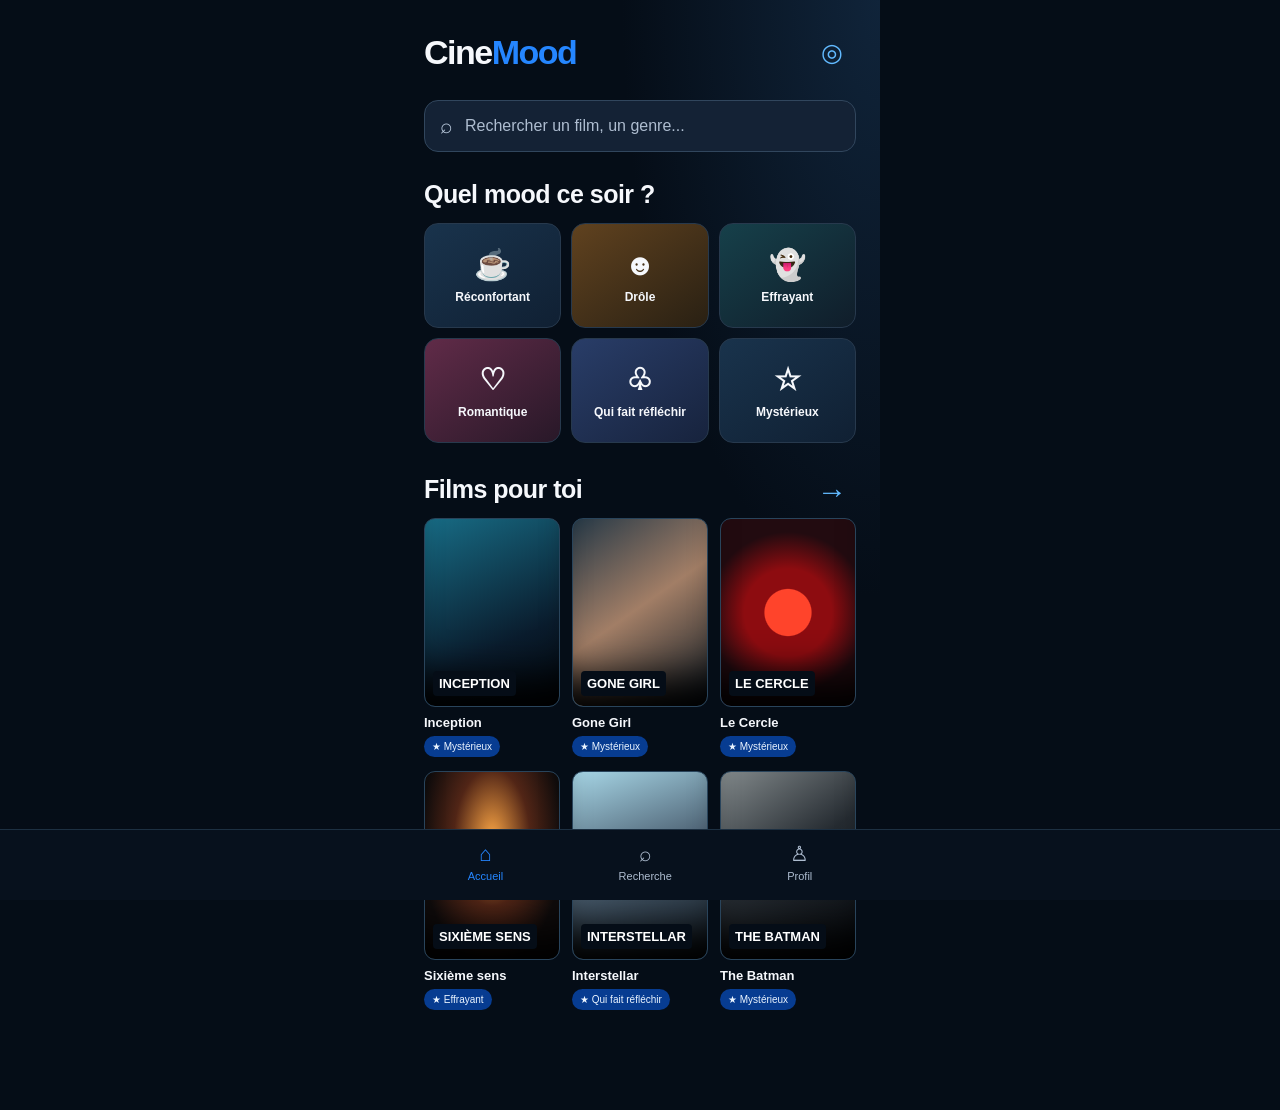
<file: Semaine 8/ecran1/index.html>
<!DOCTYPE html>
<html lang="fr">
<head>
  <meta charset="UTF-8">
  <meta name="viewport" content="width=device-width, initial-scale=1">
  <title>CineMood</title>
  <link rel="stylesheet" href="style.css">
</head>
<body>
  <main id="app"></main>
  <script src="script.js"></script>
</body>
</html>
</file>
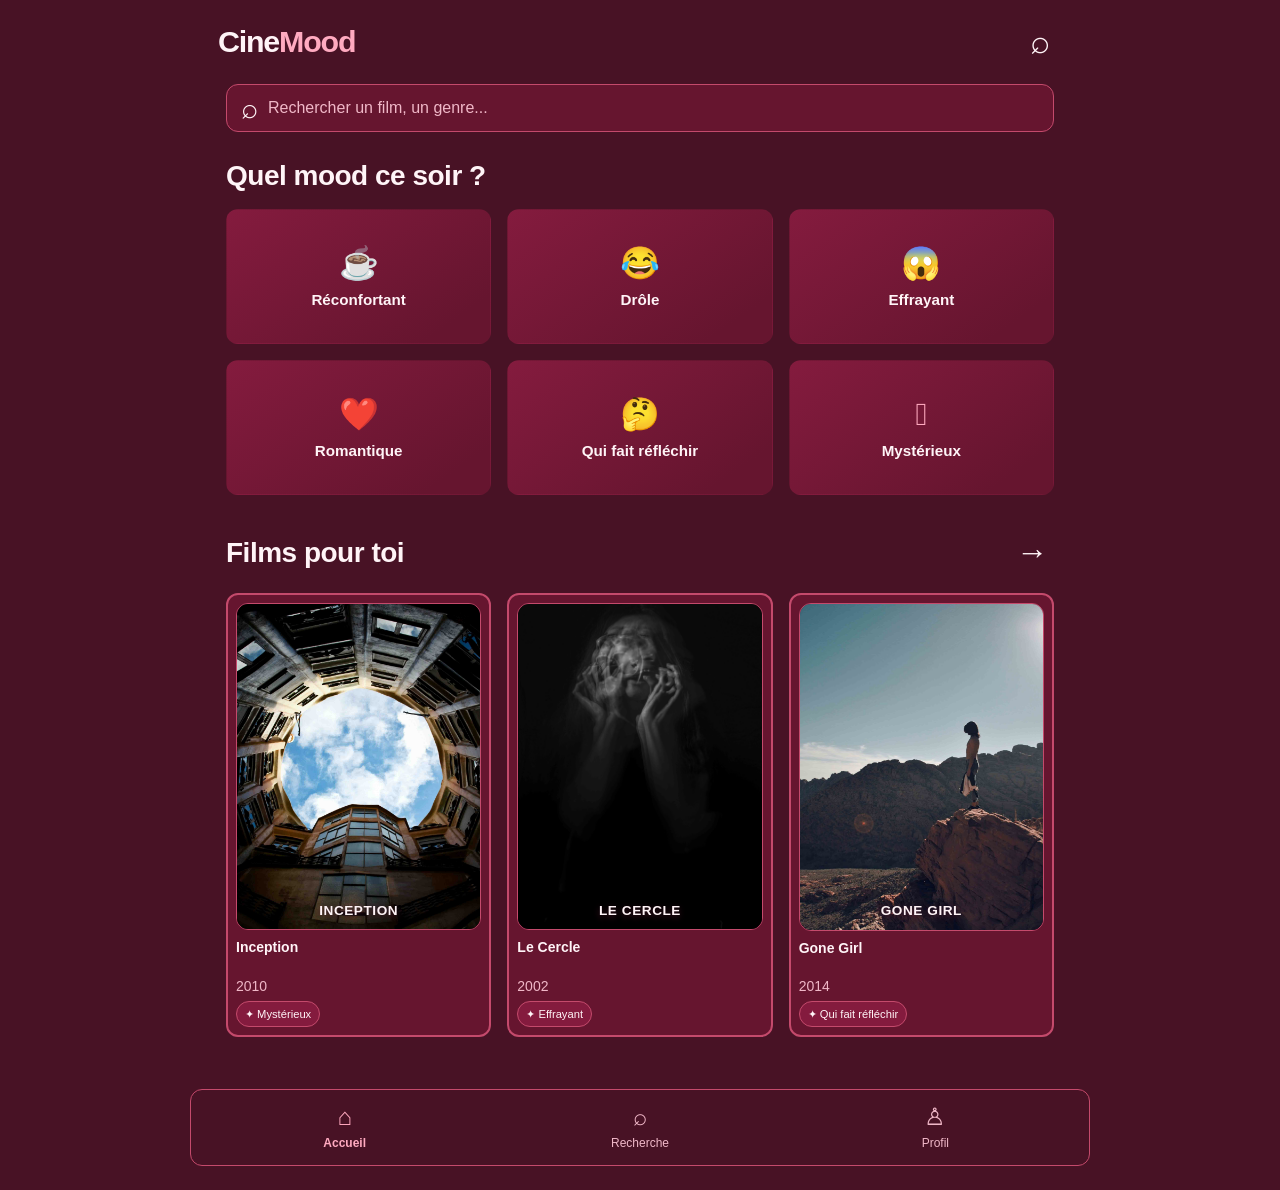
<file: Semaine 9/cinemood/index.html>
<!DOCTYPE html>
<html lang="fr">
<head>
  <meta charset="UTF-8">
  <meta name="viewport" content="width=device-width, initial-scale=1.0">
  <meta name="theme-color" content="#481225">
  <title>CineMood — Le cinéma selon ton humeur</title>
  <link rel="stylesheet" href="style.css">
</head>
<body>
  <header class="topbar">
    <button class="icon-button back-icon" id="back-button"
      type="button" aria-label="Retour" hidden>←</button>
    <a class="logo" href="#" id="logo">Cine<span>Mood</span></a>
    <button class="icon-button search-icon" id="search-button"
      type="button" aria-label="Aller à la recherche">⌕</button>
  </header>

  <main>
    <section id="home-screen" class="screen">
      <div class="search-box">
        <span aria-hidden="true">⌕</span>
        <input id="home-search" type="search"
          placeholder="Rechercher un film, un genre..."
          aria-label="Rechercher un film ou un genre">
      </div>

      <section class="mood-section" aria-labelledby="mood-heading">
        <h1 id="mood-heading">Quel mood ce soir ?</h1>
        <div class="mood-grid">
          <button class="mood-tile mood-comfort" data-mood="Réconfortant">
            <span class="mood-symbol" aria-hidden="true">☕</span>
            <span>Réconfortant</span>
          </button>
          <button class="mood-tile mood-funny" data-mood="Drôle">
            <span class="mood-symbol" aria-hidden="true">😂</span>
            <span>Drôle</span>
          </button>
          <button class="mood-tile mood-scary" data-mood="Effrayant">
            <span class="mood-symbol" aria-hidden="true">😱</span>
            <span>Effrayant</span>
          </button>
          <button class="mood-tile mood-romantic" data-mood="Romantique">
            <span class="mood-symbol" aria-hidden="true">❤️</span>
            <span>Romantique</span>
          </button>
          <button class="mood-tile mood-thought" data-mood="Qui fait réfléchir">
            <span class="mood-symbol" aria-hidden="true">🤔</span>
            <span>Qui fait réfléchir</span>
          </button>
          <button class="mood-tile mood-mystery" data-mood="Mystérieux">
            <span class="mood-symbol" aria-hidden="true">🫆</span>
            <span>Mystérieux</span>
          </button>
        </div>
      </section>

      <section class="film-section" aria-labelledby="home-films-heading">
        <div class="section-heading">
          <h2 id="home-films-heading">Films pour toi</h2>
          <button id="all-films-button" class="text-button"
            type="button" aria-label="Voir tous les films">→</button>
        </div>
        <p id="etat" class="muted" role="status"></p>
        <div id="home-films" class="film-grid home-grid"></div>
      </section>
    </section>

    <section id="search-screen" class="screen" hidden>
      <div class="search-box">
        <span aria-hidden="true">⌕</span>
        <label for="film-search" class="sr-only">Chercher un film, un mood ou une année</label>
        <input id="film-search" type="search"
          placeholder="Rechercher un film, un genre...">
      </div>

      <aside id="filter-list" class="filter-list" aria-label="Filtrer par mood"></aside>

      <div class="section-heading results-heading">
        <div>
          <h1>Films pour toi</h1>
          <p id="results-count" class="muted"></p>
        </div>
        <label class="sort-label">
          <span class="sr-only">Trier les films</span>
          <select id="sort-select">
            <option value="popular">Populaires</option>
            <option value="title">Ordre alphabétique</option>
            <option value="recent">Plus récents</option>
          </select>
        </label>
      </div>
      <div id="liste-cartes" class="film-grid"></div>
      <p id="search-status" class="muted" role="status" hidden></p>
      <p id="empty-message" class="muted" role="status" hidden>Aucun film trouvé. Essaie un autre mood ou une autre recherche.</p>

      <form id="proposer">
        <h2>Proposer un film</h2>
        <label for="champ-titre">Titre du film</label>
        <input type="text" id="champ-titre" name="titre">
        <label for="champ-annee">Année de sortie</label>
        <input type="text" id="champ-annee" name="annee" inputmode="numeric">
        <p id="erreurs" aria-live="polite"></p>
        <button type="submit">Proposer</button>
      </form>
    </section>

    <section id="detail-screen" class="screen" hidden>
      <button class="detail-back" id="detail-back" type="button">← Retour</button>
      <div id="detail-poster" class="detail-poster"
        role="img" aria-label="Image du film"></div>
      <div class="detail-content">
        <h1 id="detail-title">Inception</h1>
        <p class="metadata">
          <span aria-hidden="true">🗓️</span>
          <span id="detail-year">2010</span>
          <span aria-hidden="true">·</span>
          <span aria-hidden="true">🕚</span>
          <span id="detail-duration">2h 28min</span>
        </p>
        <p id="detail-mood" class="mood-badge"> Mystérieux</p>
        <h2 class="description-title">Synopsis</h2>
        <p id="detail-description" class="description"></p>
        <button id="watch-button" class="primary-button" type="button">
          ▶ &nbsp; Voir le film
        </button>
        <button id="home-button" class="secondary-button" type="button">
         ⌂ &nbsp; Retour à l'accueil
        </button>
        <p id="watch-message" class="muted" role="status"></p>
      </div>
    </section>
  </main>

  <footer class="site-footer">
    <nav class="bottom-nav" aria-label="Navigation principale">
      <button class="nav-item active" id="nav-home" type="button">
        <span aria-hidden="true">⌂</span>Accueil
      </button>
      <button class="nav-item" id="nav-search" type="button">
        <span aria-hidden="true">⌕</span>Recherche
      </button>
      <button class="nav-item" id="nav-profile" type="button">
        <span aria-hidden="true">♙</span>Profil
      </button>
    </nav>
  </footer>

  <script src="app.js"></script>
</body>
</html>
</file>
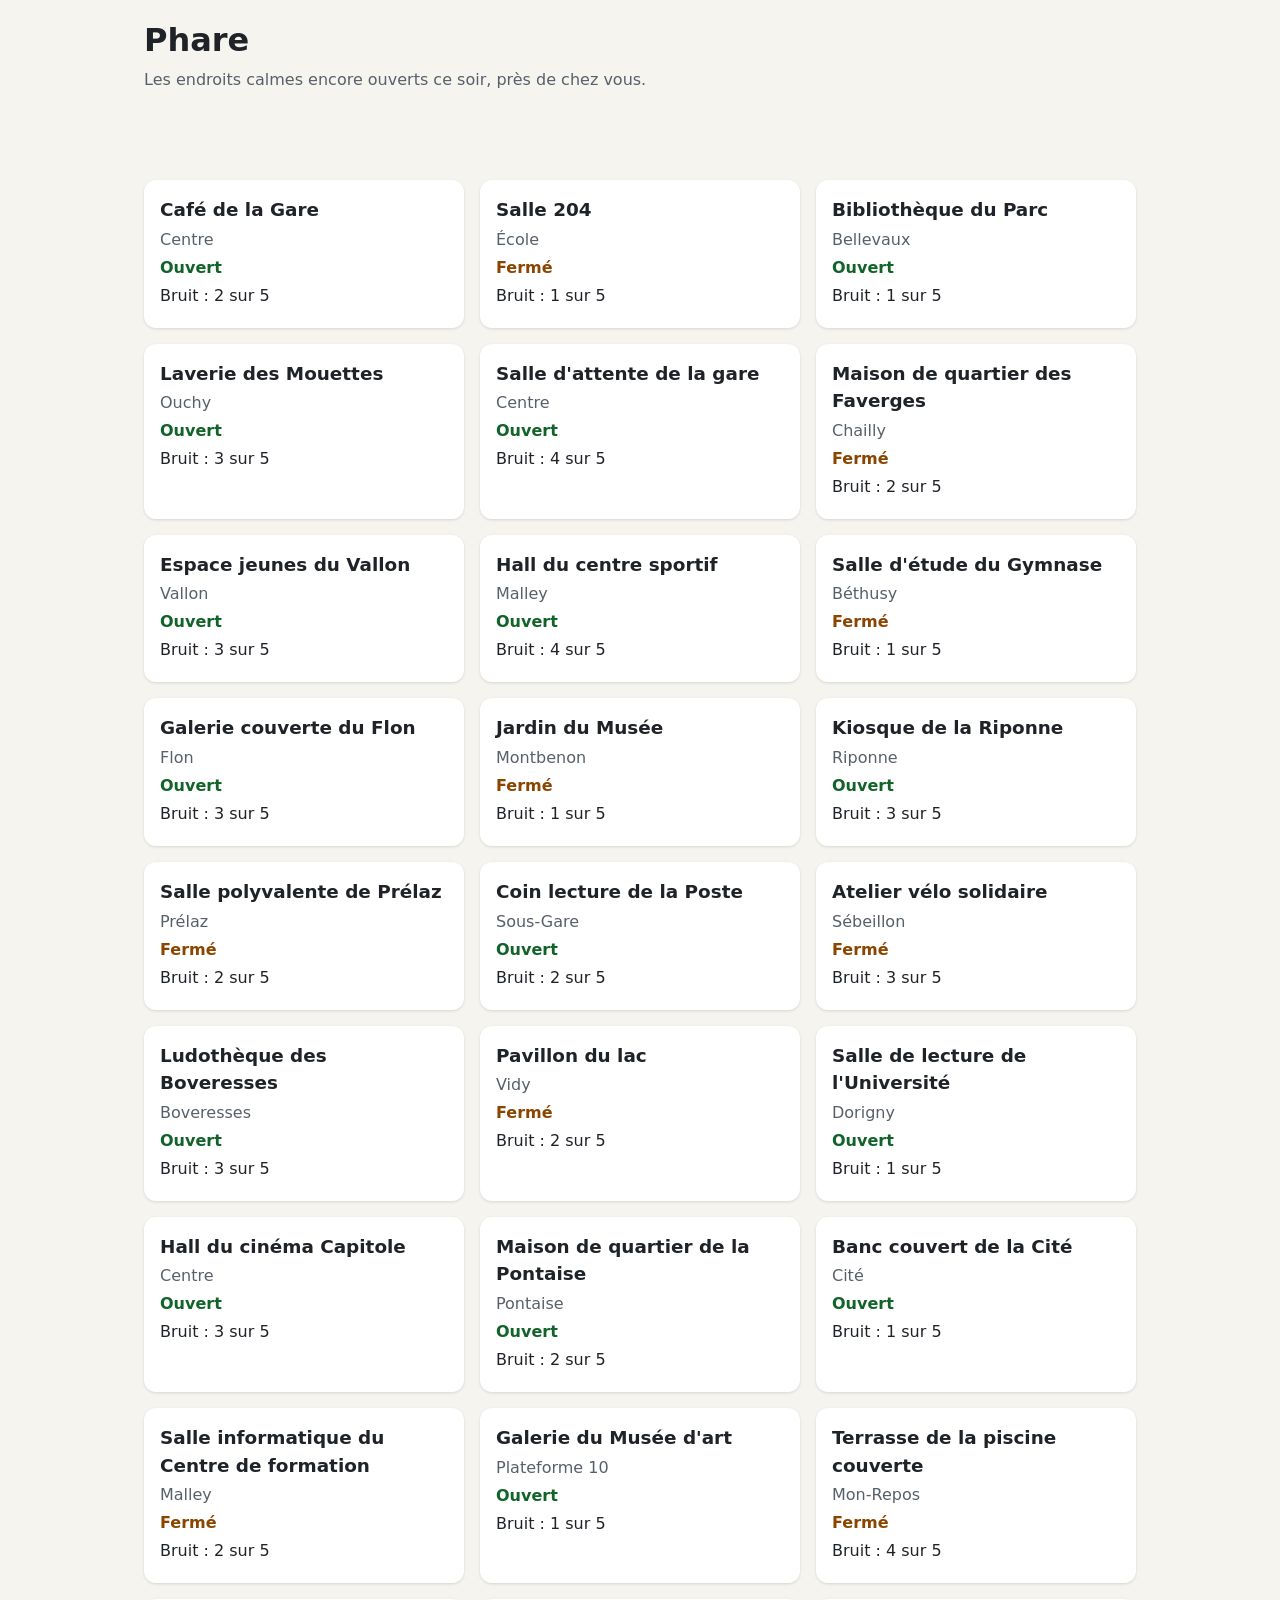
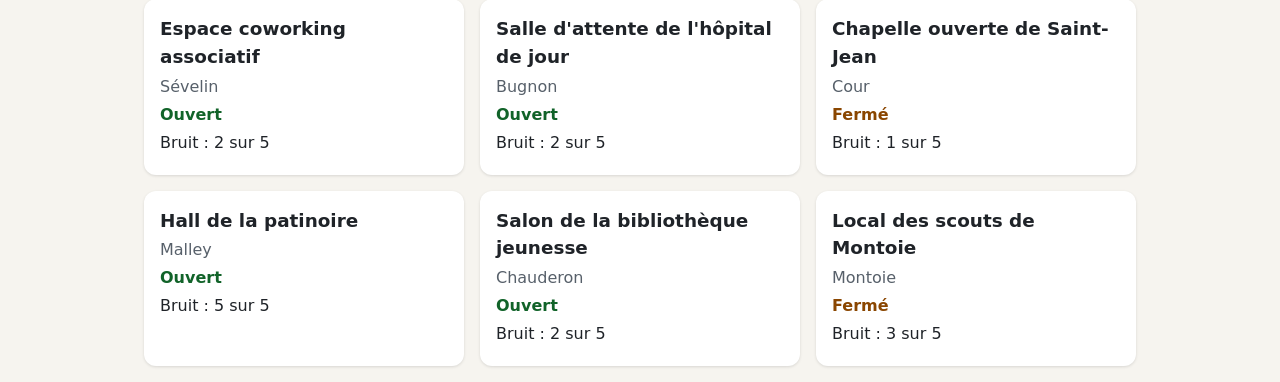
<file: Semaine 11/s11-phare/depart/index.html>
<!DOCTYPE html>
<html lang="fr">
<head>
  <meta charset="UTF-8">
  <meta name="viewport" content="width=device-width, initial-scale=1">
  <title>Phare : les endroits calmes encore ouverts</title>
  <link rel="icon" href="data:,">
  <link rel="stylesheet" href="style.css">
</head>
<body>
  <header>
    <h1>Phare</h1>
    <p>Les endroits calmes encore ouverts ce soir, près de chez vous.</p>
  </header>

  <main>
    <p id="etat" role="status"></p>

    <section id="liste-cartes" aria-label="Lieux"></section>
  </main>

  <script src="app.js"></script>
</body>
</html>
</file>
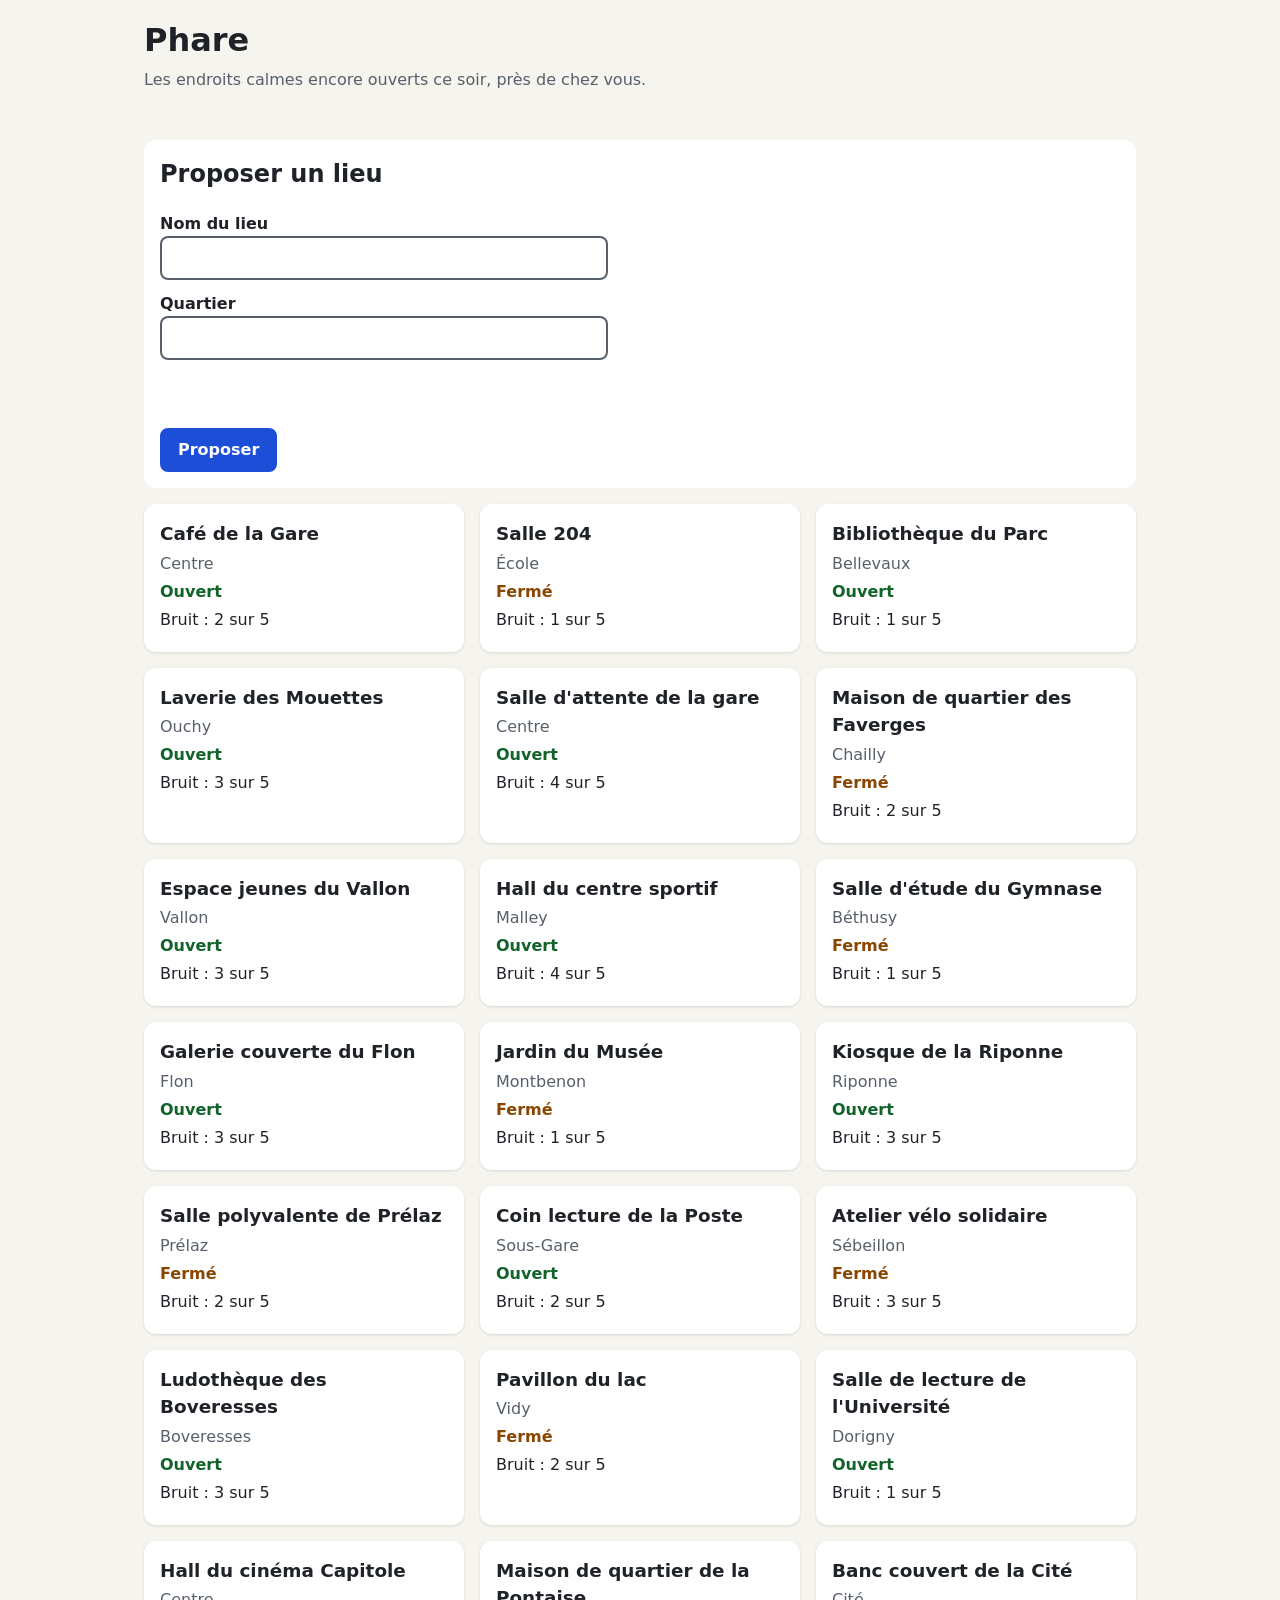
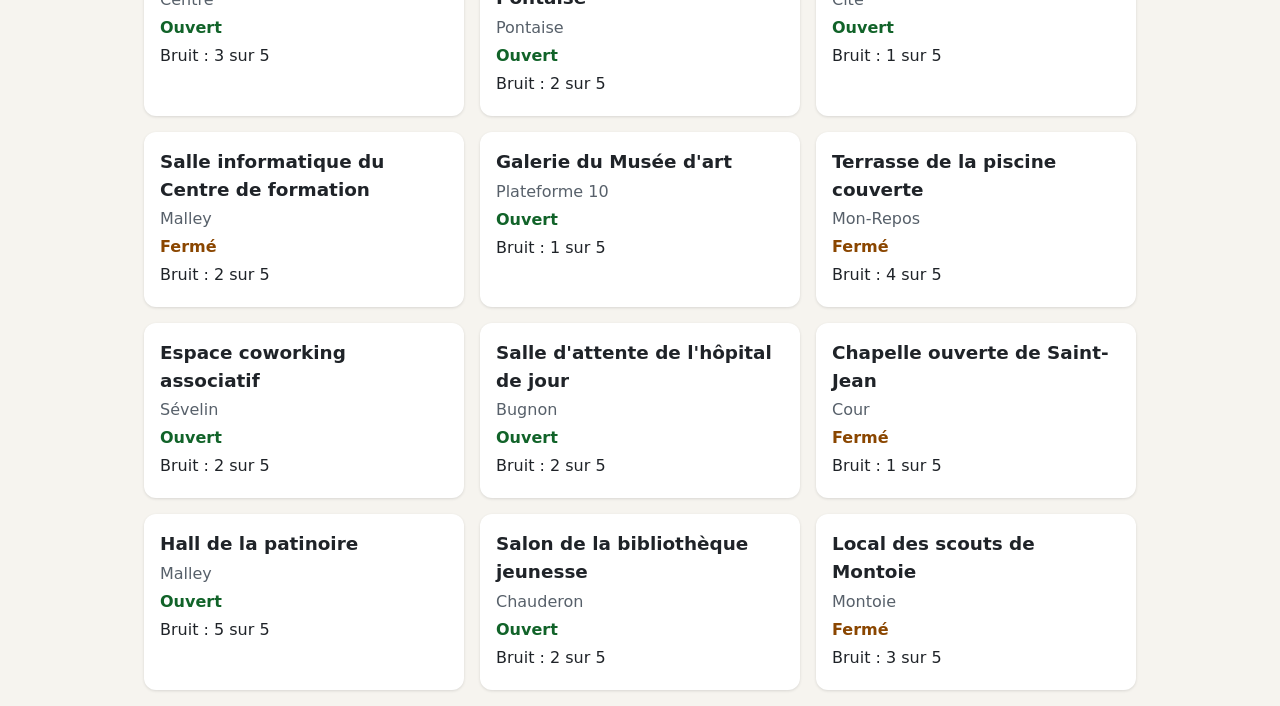
<file: Semaine 12/1-la-recherche-de-phare/depart/index.html>
<!DOCTYPE html>
<html lang="fr">
<head>
  <meta charset="UTF-8">
  <meta name="viewport" content="width=device-width, initial-scale=1">
  <title>Phare : les endroits calmes encore ouverts</title>
  <link rel="icon" href="data:,">
  <link rel="stylesheet" href="style.css">
</head>
<body>
  <header>
    <h1>Phare</h1>
    <p>Les endroits calmes encore ouverts ce soir, près de chez vous.</p>
  </header>

  <main>
    <form id="proposer">
      <h2>Proposer un lieu</h2>
      <label for="champ-nom">Nom du lieu</label>
      <input type="text" id="champ-nom" name="nom">
      <label for="champ-quartier">Quartier</label>
      <input type="text" id="champ-quartier" name="quartier">
      <p id="erreurs" aria-live="polite"></p>
      <button type="submit">Proposer</button>
    </form>

    <section id="liste-cartes" aria-label="Lieux"></section>
  </main>

  <script src="lieux.js"></script>
  <script src="app.js"></script>
</body>
</html>
</file>
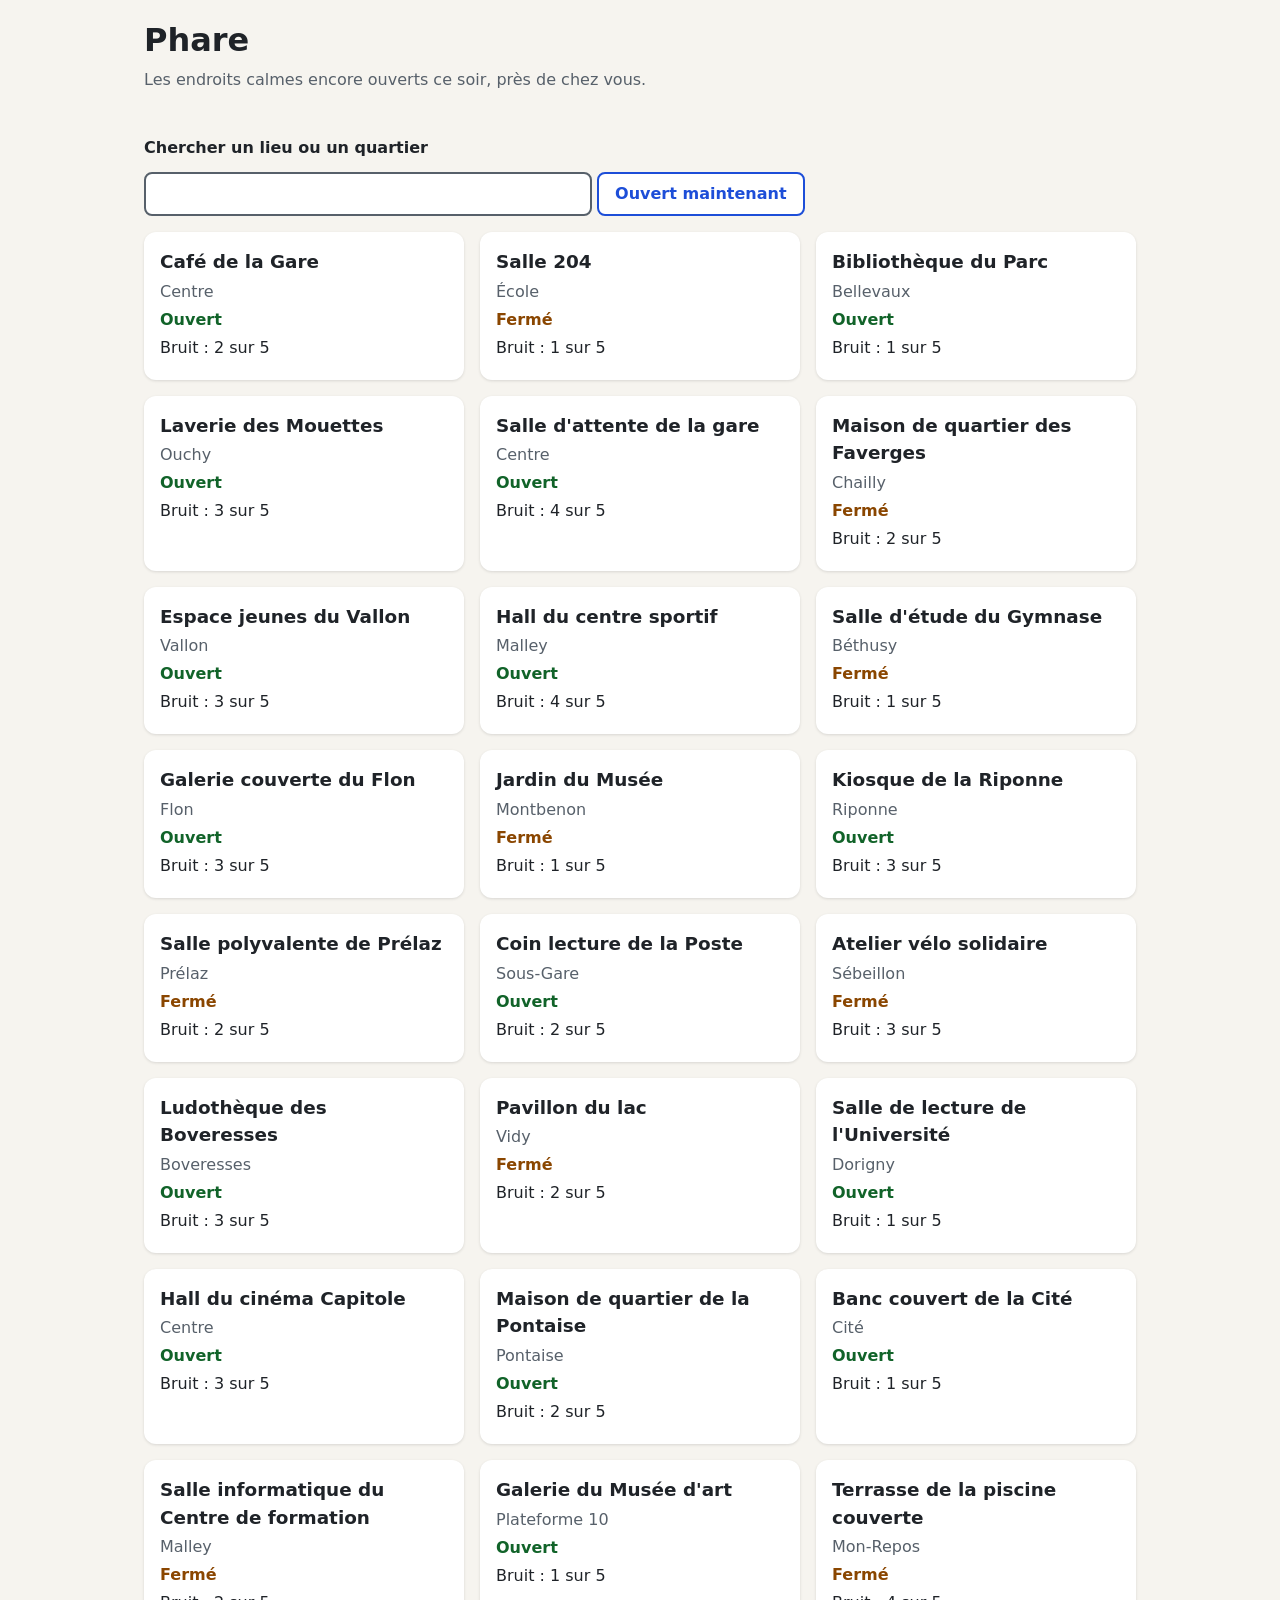
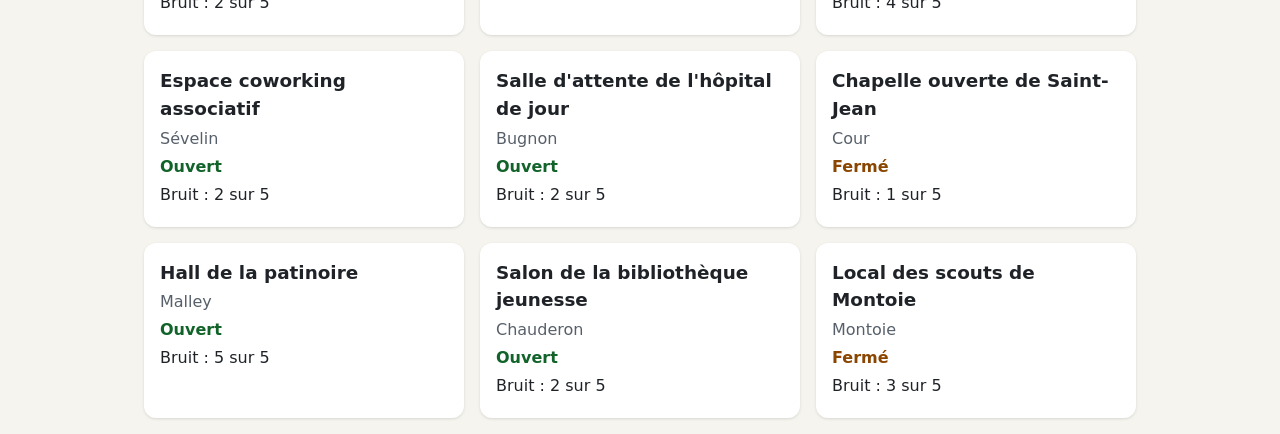
<file: Semaine 12/2-proposer-un-lieu/depart/index.html>
<!DOCTYPE html>
<html lang="fr">
<head>
  <meta charset="UTF-8">
  <meta name="viewport" content="width=device-width, initial-scale=1">
  <title>Phare : les endroits calmes encore ouverts</title>
  <link rel="icon" href="data:,">
  <link rel="stylesheet" href="style.css">
</head>
<body>
  <header>
    <h1>Phare</h1>
    <p>Les endroits calmes encore ouverts ce soir, près de chez vous.</p>
  </header>

  <main>
    <label for="recherche">Chercher un lieu ou un quartier</label>
    <input type="search" id="recherche">
    <button type="button" id="filtre-ouvert" aria-pressed="false">Ouvert maintenant</button>
    <p id="aucun-resultat" hidden>Aucun lieu ne correspond à votre recherche.</p>

    <section id="liste-cartes" aria-label="Lieux"></section>
  </main>

  <script src="lieux.js"></script>
  <script src="app.js"></script>
</body>
</html>
</file>
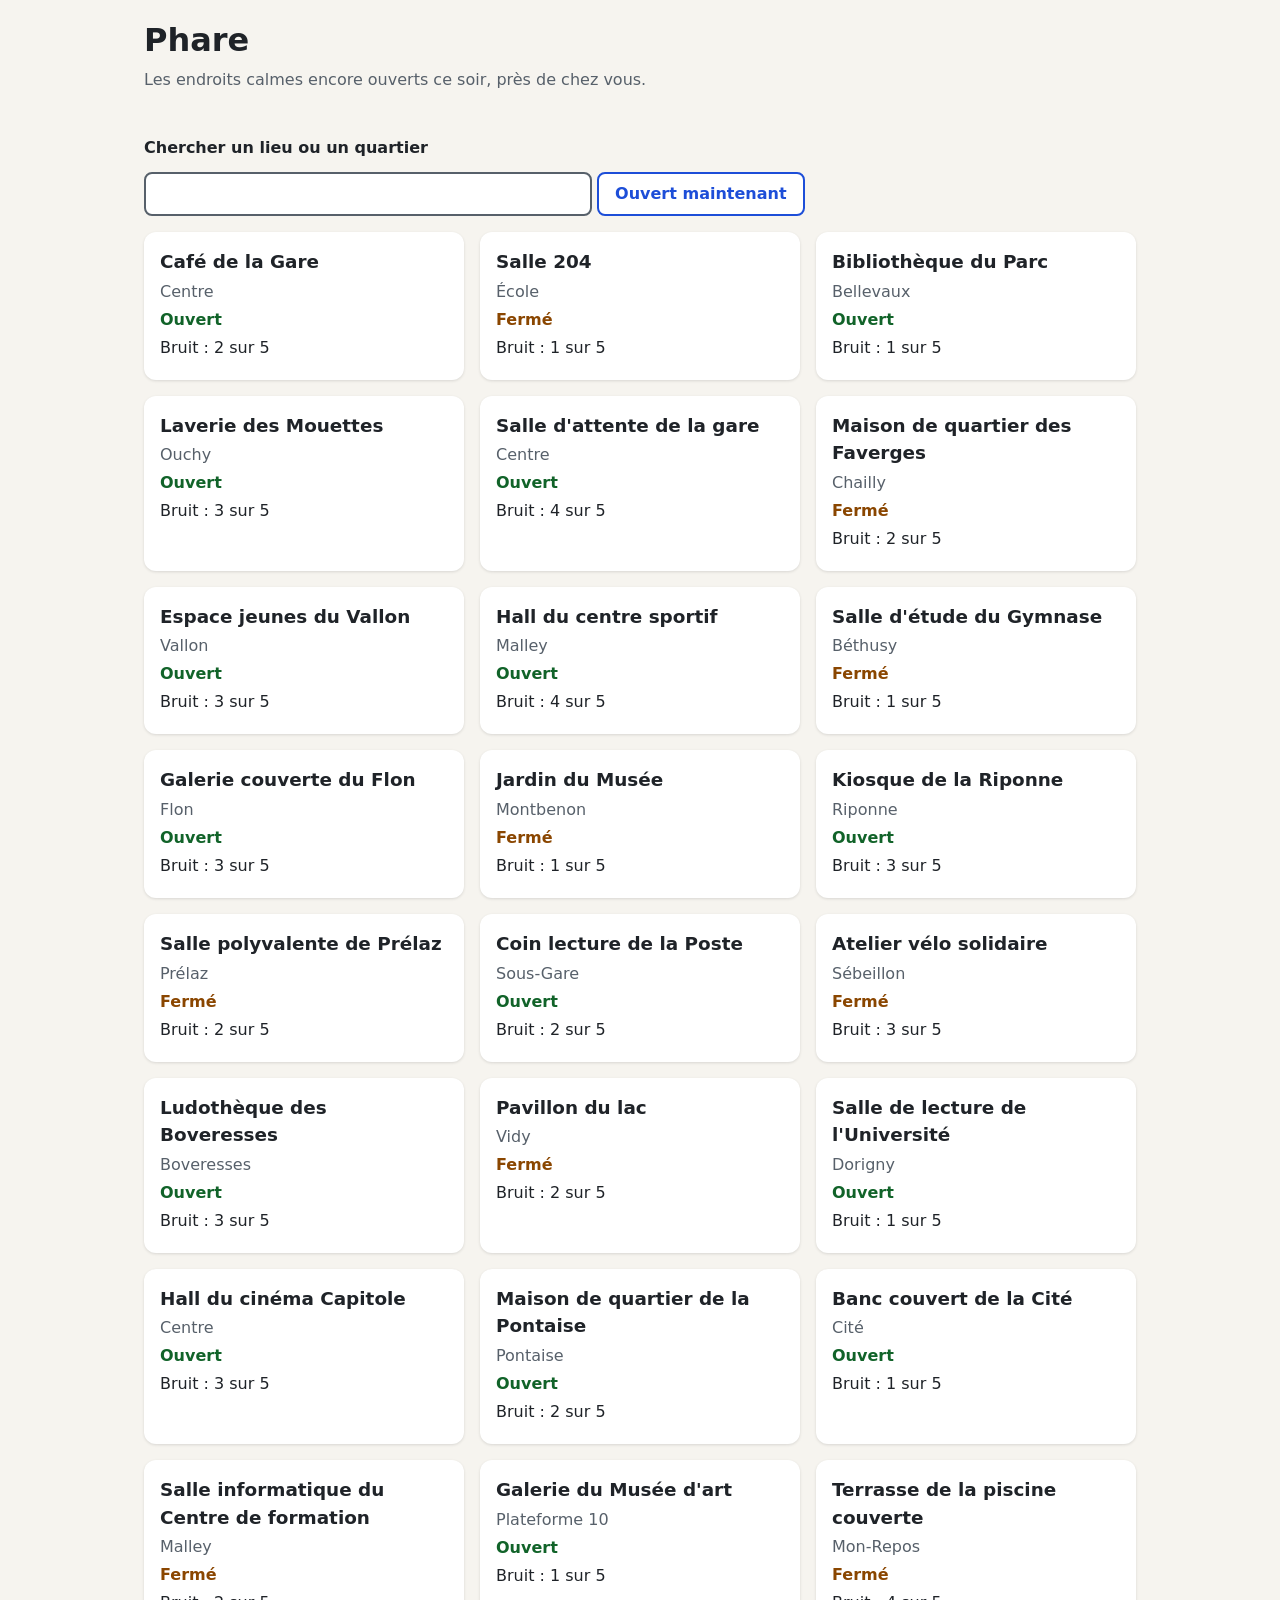
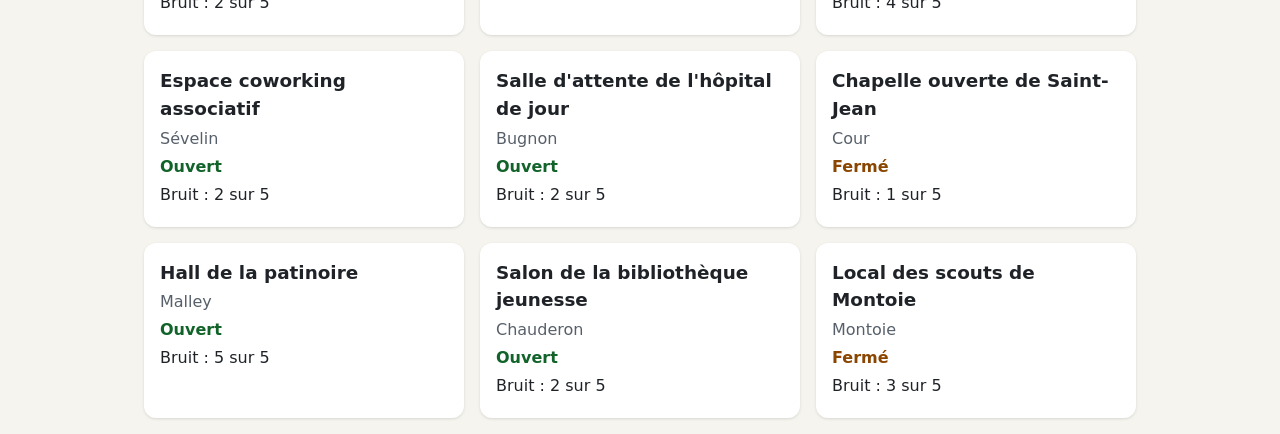
<file: Semaine 13/1-le-mouvement-utile/depart/index.html>
<!DOCTYPE html>
<html lang="fr" xmlns:mso="urn:schemas-microsoft-com:office:office" xmlns:msdt="uuid:C2F41010-65B3-11d1-A29F-00AA00C14882">
<head>
  <meta charset="UTF-8">
  <meta name="viewport" content="width=device-width, initial-scale=1">
  <title>Phare : les endroits calmes encore ouverts</title>
  <link rel="icon" href="data:,">
  <link rel="stylesheet" href="style.css">

<!--[if gte mso 9]><xml>
<mso:CustomDocumentProperties>
<mso:_ApprovalStatus msdt:dt="string">0</mso:_ApprovalStatus>
<mso:_ApprovalAssignedTo msdt:dt="string"></mso:_ApprovalAssignedTo>
<mso:_ApprovalRespondedBy msdt:dt="string"></mso:_ApprovalRespondedBy>
</mso:CustomDocumentProperties>
</xml><![endif]-->
</head>
<body>
  <header>
    <h1>Phare</h1>
    <p>Les endroits calmes encore ouverts ce soir, près de chez vous.</p>
  </header>

  <main>
    <label for="recherche">Chercher un lieu ou un quartier</label>
    <input type="search" id="recherche">
    <button type="button" id="filtre-ouvert" aria-pressed="false">Ouvert maintenant</button>
    <p id="aucun-resultat" hidden>Aucun lieu ne correspond à votre recherche.</p>

    <section id="liste-cartes" aria-label="Lieux"></section>
  </main>

  <script src="lieux.js"></script>
  <script src="app.js"></script>
</body>
</html>
</file>
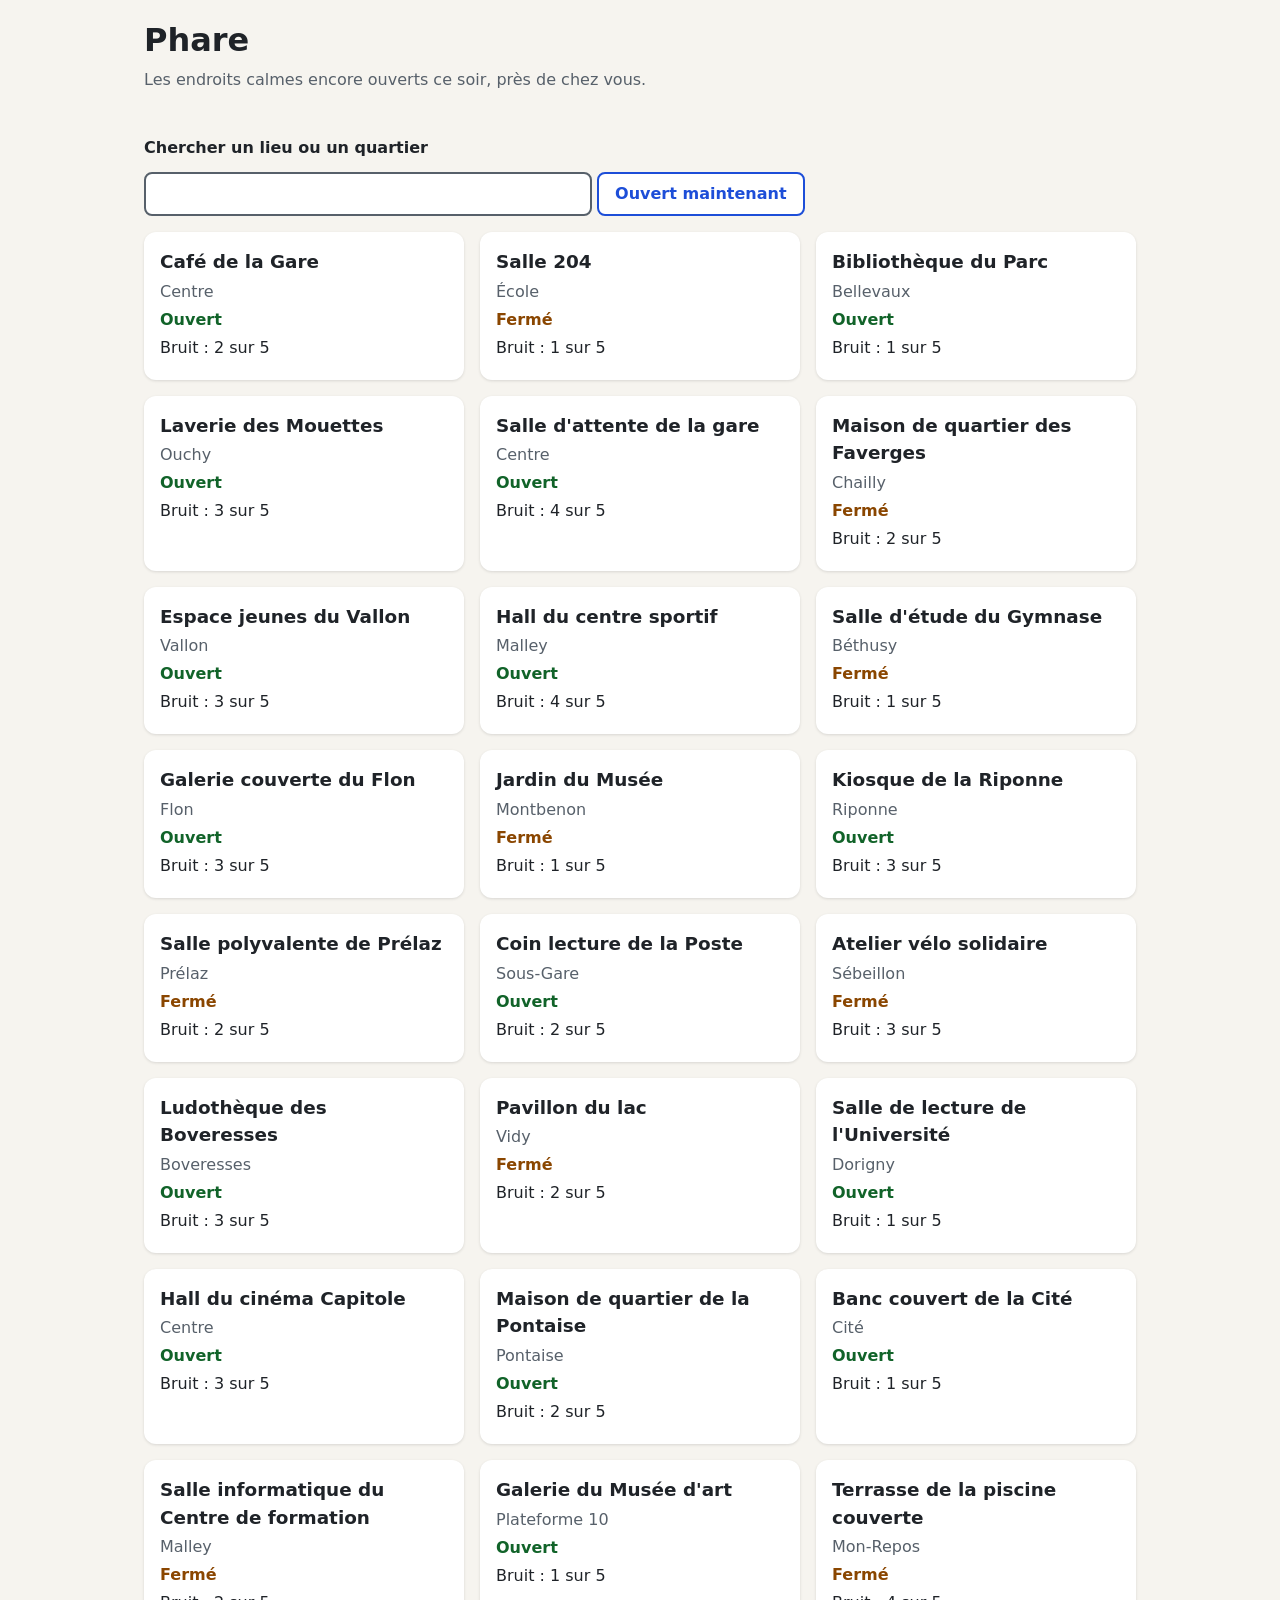
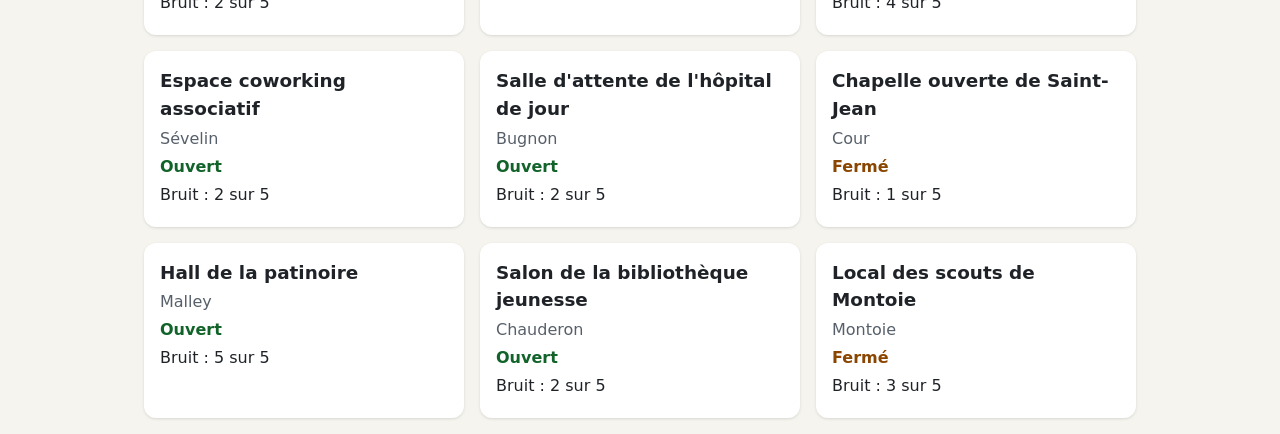
<file: Semaine 13/3-les-suggestions-au-clavier/fini/index.html>
<!DOCTYPE html>
<html lang="fr" xmlns:mso="urn:schemas-microsoft-com:office:office" xmlns:msdt="uuid:C2F41010-65B3-11d1-A29F-00AA00C14882">
<head>
  <meta charset="UTF-8">
  <meta name="viewport" content="width=device-width, initial-scale=1">
  <title>Phare : les endroits calmes encore ouverts</title>
  <link rel="icon" href="data:,">
  <link rel="stylesheet" href="style.css">

<!--[if gte mso 9]><xml>
<mso:CustomDocumentProperties>
<mso:_ApprovalStatus msdt:dt="string">0</mso:_ApprovalStatus>
<mso:_ApprovalAssignedTo msdt:dt="string"></mso:_ApprovalAssignedTo>
<mso:_ApprovalRespondedBy msdt:dt="string"></mso:_ApprovalRespondedBy>
</mso:CustomDocumentProperties>
</xml><![endif]-->
</head>
<body>
  <header>
    <h1>Phare</h1>
    <p>Les endroits calmes encore ouverts ce soir, près de chez vous.</p>
  </header>

  <main>
    <label for="recherche">Chercher un lieu ou un quartier</label>
    <input type="search" id="recherche" role="combobox" aria-expanded="false" aria-controls="suggestions" aria-autocomplete="list" autocomplete="off">
    <ul id="suggestions" role="listbox" aria-label="Suggestions" hidden></ul>
    <button type="button" id="filtre-ouvert" aria-pressed="false">Ouvert maintenant</button>
    <p id="aucun-resultat" hidden>Aucun lieu ne correspond à votre recherche.</p>

    <section id="liste-cartes" aria-label="Lieux"></section>
  </main>

  <script src="lieux.js"></script>
  <script src="app.js"></script>
</body>
</html>
</file>
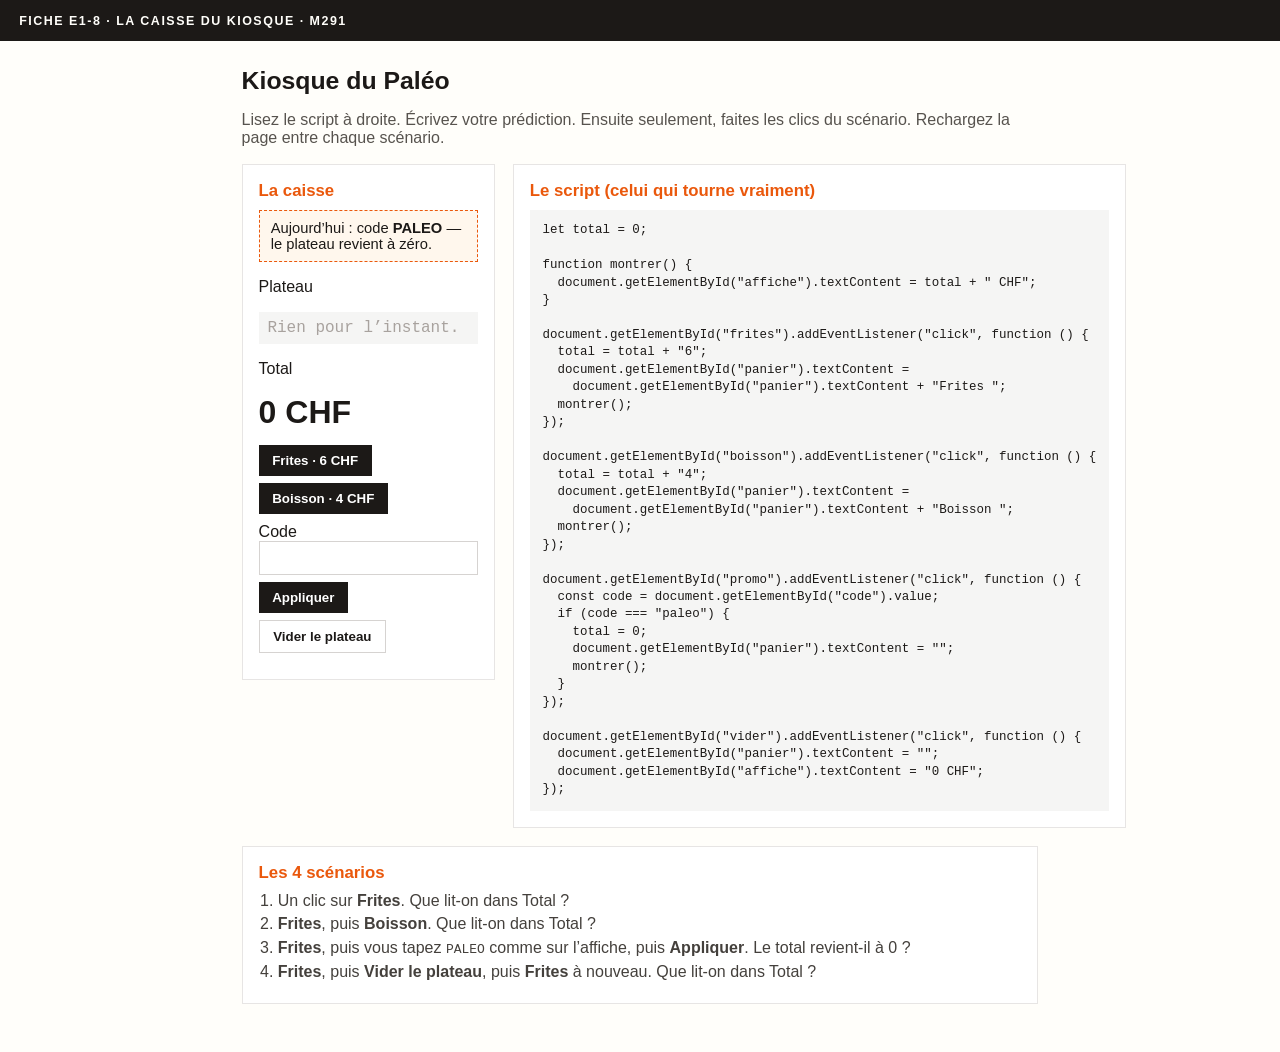
<file: Semaine 3/caisse.html>
<!DOCTYPE html>
<html lang="fr">
<head>
  <meta charset="utf-8">
  <meta name="viewport" content="width=device-width, initial-scale=1">
  <title>e1-8 — La caisse du kiosque</title>
  <style>
    :root { --ink:#1c1917; --band:#1c1917; --accent:#ea580c; --bg:#fffefa; --paper:#f5f5f4; }
    * { box-sizing: border-box; }
    body { margin:0; font-family: Arial, Helvetica, sans-serif; background:var(--bg); color:var(--ink); }
    header { background:var(--band); color:#fffefa; padding:0.85rem 1.2rem; letter-spacing:.12em; text-transform:uppercase; font-size:.78rem; font-weight:700; }
    main { max-width: 52rem; margin:0 auto; padding:1.4rem 1.1rem 3rem; }
    h1 { font-size:1.55rem; margin:.2rem 0 .45rem; }
    .lead { color:#57534e; margin-bottom:1.1rem; }
    .grid { display:grid; gap:1.1rem; }
    @media (min-width: 720px) { .grid { grid-template-columns: 1fr 1.15fr; align-items:start; } }
    .card { background:#fff; border:1px solid #e7e5e4; padding:1rem 1rem 1.05rem; }
    .card h2 { margin:0 0 .55rem; font-size:1.05rem; color:var(--accent); }
    .affiche-code { background:#fff7ed; border:1px dashed #ea580c; padding:.55rem .7rem; margin:0 0 .8rem; font-size:.92rem; }
    .panier { min-height:1.4rem; margin:.2rem 0 .7rem; padding:.45rem .55rem; background:var(--paper); font-family: ui-monospace, monospace; }
    .panier:empty::before { content:"Rien pour l’instant."; color:#a8a29e; }
    .total { font-size:2rem; font-weight:700; margin:.15rem 0 .85rem; }
    .row { display:flex; flex-wrap:wrap; gap:.45rem; margin-bottom:.55rem; }
    button { background:var(--band); color:#fff; border:0; padding:.5rem .85rem; font-weight:700; cursor:pointer; }
    button:hover { background:var(--accent); }
    button.ghost { background:#fff; color:var(--ink); border:1px solid #d6d3d1; }
    button.ghost:hover { border-color:var(--accent); color:var(--accent); background:#fff; }
    input { font:inherit; padding:.45rem .55rem; border:1px solid #d6d3d1; min-width:8rem; }
    pre { background:var(--paper); padding:.75rem .8rem; overflow:auto; font-size:.78rem; line-height:1.4; margin:0; }
    ol { margin:.3rem 0 0; padding-left:1.2rem; color:#44403c; }
    ol li { margin:0 0 .35rem; }
  </style>
</head>
<body>
  <header>Fiche e1-8 · La caisse du kiosque · M291</header>
  <main>
    <h1>Kiosque du Paléo</h1>
    <p class="lead">Lisez le script à droite. Écrivez votre prédiction. Ensuite seulement, faites les clics du scénario. Rechargez la page entre chaque scénario.</p>

    <div class="grid">
      <section class="card">
        <h2>La caisse</h2>
        <p class="affiche-code">Aujourd’hui : code <strong>PALEO</strong> — le plateau revient à zéro.</p>
        <p>Plateau</p>
        <p class="panier" id="panier"></p>
        <p>Total</p>
        <p class="total" id="affiche">0 CHF</p>
        <div class="row">
          <button type="button" id="frites">Frites · 6 CHF</button>
          <button type="button" id="boisson">Boisson · 4 CHF</button>
        </div>
        <div class="row">
          <label>Code <input id="code" type="text" autocomplete="off" spellcheck="false"></label>
          <button type="button" id="promo">Appliquer</button>
          <button type="button" class="ghost" id="vider">Vider le plateau</button>
        </div>
      </section>

      <section class="card">
        <h2>Le script (celui qui tourne vraiment)</h2>
        <pre>let total = 0;

function montrer() {
  document.getElementById("affiche").textContent = total + " CHF";
}

document.getElementById("frites").addEventListener("click", function () {
  total = total + "6";
  document.getElementById("panier").textContent =
    document.getElementById("panier").textContent + "Frites ";
  montrer();
});

document.getElementById("boisson").addEventListener("click", function () {
  total = total + "4";
  document.getElementById("panier").textContent =
    document.getElementById("panier").textContent + "Boisson ";
  montrer();
});

document.getElementById("promo").addEventListener("click", function () {
  const code = document.getElementById("code").value;
  if (code === "paleo") {
    total = 0;
    document.getElementById("panier").textContent = "";
    montrer();
  }
});

document.getElementById("vider").addEventListener("click", function () {
  document.getElementById("panier").textContent = "";
  document.getElementById("affiche").textContent = "0 CHF";
});</pre>
      </section>
    </div>

    <section class="card" style="margin-top:1.1rem;">
      <h2>Les 4 scénarios</h2>
      <ol>
        <li>Un clic sur <strong>Frites</strong>. Que lit-on dans Total ?</li>
        <li><strong>Frites</strong>, puis <strong>Boisson</strong>. Que lit-on dans Total ?</li>
        <li><strong>Frites</strong>, puis vous tapez <code>PALEO</code> comme sur l’affiche, puis <strong>Appliquer</strong>. Le total revient-il à 0 ?</li>
        <li><strong>Frites</strong>, puis <strong>Vider le plateau</strong>, puis <strong>Frites</strong> à nouveau. Que lit-on dans Total ?</li>
      </ol>
    </section>
  </main>
  <script>
    let total = 0;

    function montrer() {
      document.getElementById("affiche").textContent = total + " CHF";
    }

    document.getElementById("frites").addEventListener("click", function () {
      total = total + 6;
      document.getElementById("panier").textContent =
        document.getElementById("panier").textContent + "Frites ";
      montrer();
      console.log("total :", total);
    });

    document.getElementById("boisson").addEventListener("click", function () {
      total = total + 4;
      document.getElementById("panier").textContent =
        document.getElementById("panier").textContent + "Boisson ";
      montrer();
      console.log("total :", total);
    });

    document.getElementById("promo").addEventListener("click", function () {
      const code = document.getElementById("code").value;
      if (code === "PALEO") {
        total = 0;
        document.getElementById("panier").textContent = "";
        montrer();
      }
      console.log("code tapé :", JSON.stringify(code));
    });

    document.getElementById("vider").addEventListener("click", function () {
      total = 0;
      document.getElementById("panier").textContent = "";
      document.getElementById("affiche").textContent = "0 CHF";
      console.log("plateau vidé, total en mémoire :", total);
    });
  </script>
</body>
</html>
</file>
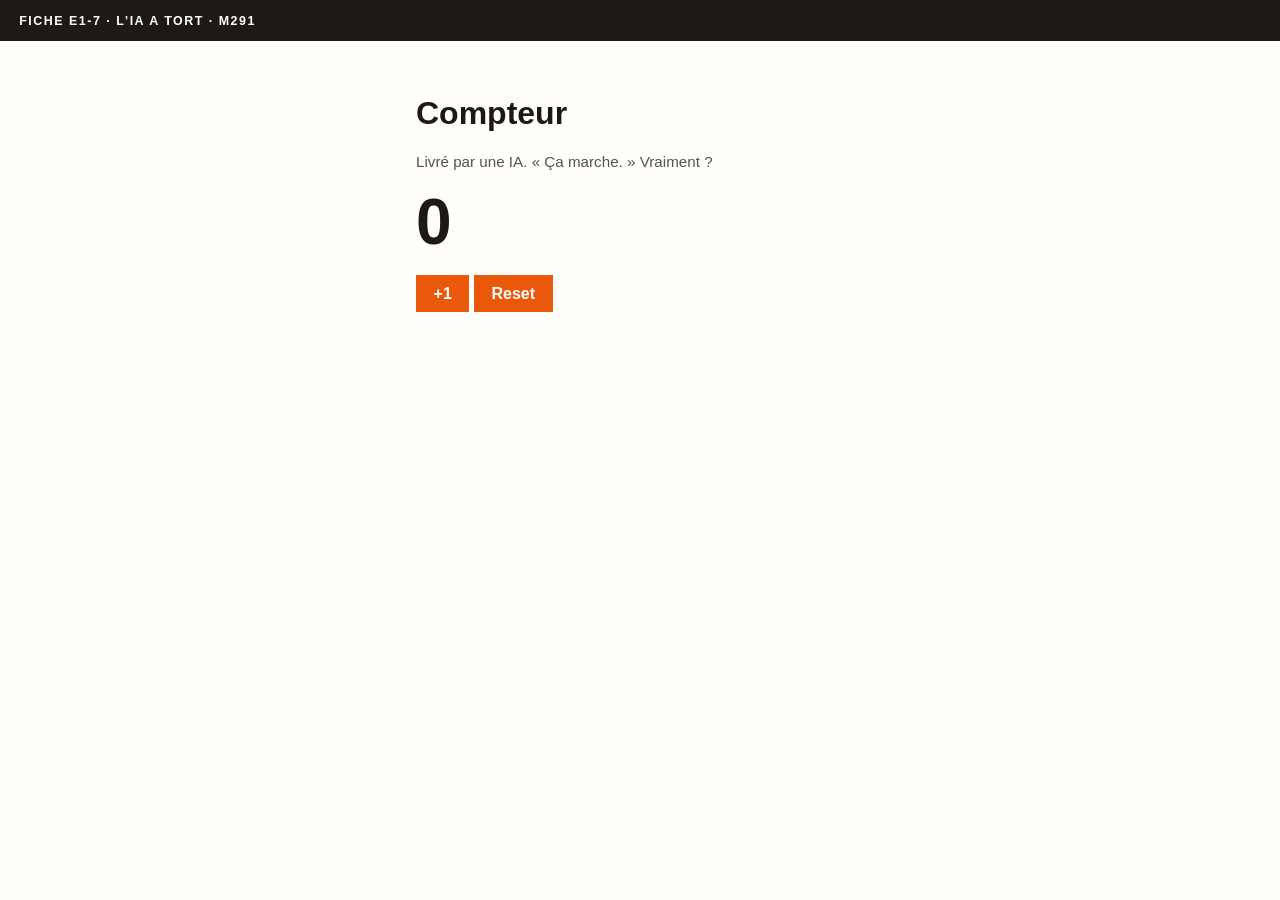
<file: Semaine 3/compteur.html>
<!DOCTYPE html>
<html lang="fr">
<head>
  <meta charset="utf-8">
  <meta name="viewport" content="width=device-width, initial-scale=1">
  <title>Compteur — e1-7 (version livrée par l’IA)</title>
  <style>
    body { font-family: Arial, Helvetica, sans-serif; background:#fffefa; color:#1c1917; margin:0; }
    header { background:#1c1917; color:#fffefa; padding:.85rem 1.2rem; letter-spacing:.12em; text-transform:uppercase; font-size:.78rem; font-weight:700; }
    main { max-width: 28rem; margin:0 auto; padding:2rem 1.1rem; }
    .count { font-size: 4rem; font-weight:700; margin:.4rem 0 1rem; }
    button { background:#ea580c; color:#fff; border:0; padding:.6rem 1.1rem; font-size:1rem; font-weight:700; cursor:pointer; }
    .note { color:#57534e; font-size:.95rem; }
  </style>
</head>
<body>
  <header>Fiche e1-7 · L’IA a tort · M291</header>
  <main>
    <h1>Compteur</h1>
    <p class="note">Livré par une IA. « Ça marche. » Vraiment ?</p>
    <p class="count" id="affiche">0</p>
    <button type="button" id="plus">+1</button>
    <button type="button" id="reset">Reset</button>
  </main>
  <script>
    // Boîte « n » : le vrai compteur, en mémoire.
  let n = 0;

const bouton = document.getElementById("plus");
const affiche = document.getElementById("affiche");
const reset = document.getElementById("reset");

bouton.addEventListener("click", function () {
  n = n + 1;
  affiche.textContent = n;
});

reset.addEventListener("click", function () {
  n = 0;
  affiche.textContent = 0;
});
  </script>
</body>
</html>
</file>
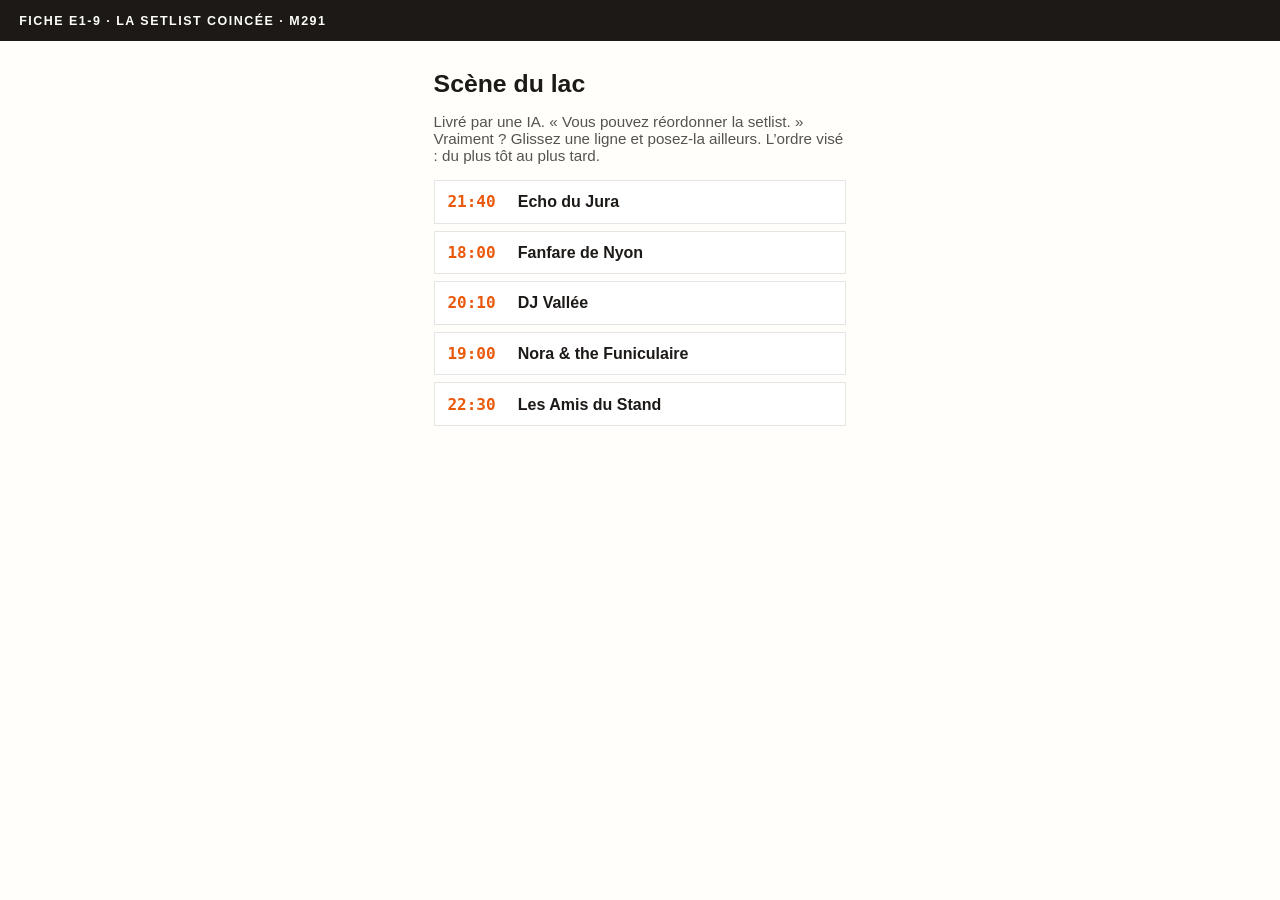
<file: Semaine 3/setlist.html>
<!DOCTYPE html>
<html lang="fr">
<head>
  <meta charset="utf-8">
  <meta name="viewport" content="width=device-width, initial-scale=1">
  <title>Setlist — e1-9 (version livrée par l’IA)</title>
  <style>
    :root { --ink:#1c1917; --band:#1c1917; --accent:#ea580c; --bg:#fffefa; --paper:#f5f5f4; }
    * { box-sizing: border-box; }
    body { margin:0; font-family: Arial, Helvetica, sans-serif; background:var(--bg); color:var(--ink); }
    header { background:var(--band); color:#fffefa; padding:0.85rem 1.2rem; letter-spacing:.12em; text-transform:uppercase; font-size:.78rem; font-weight:700; }
    main { max-width: 28rem; margin:0 auto; padding:1.6rem 1.1rem 3rem; }
    h1 { font-size:1.55rem; margin:.2rem 0 .4rem; }
    .note { color:#57534e; font-size:.95rem; margin-bottom:1rem; }
    ol { list-style:none; margin:0; padding:0; }
    li { display:flex; gap:.8rem; align-items:baseline; background:#fff; border:1px solid #e7e5e4; margin:0 0 .45rem; padding:.7rem .8rem; cursor:grab; }
    li:active { cursor:grabbing; }
    .heure { font-family: ui-monospace, monospace; font-weight:700; color:var(--accent); min-width:3.6rem; }
    .nom { font-weight:700; }
  </style>
</head>
<body>
  <header>Fiche e1-9 · La setlist coincée · M291</header>
  <main>
    <h1>Scène du lac</h1>
    <p class="note">Livré par une IA. « Vous pouvez réordonner la setlist. » Vraiment ? Glissez une ligne et posez-la ailleurs. L’ordre visé : du plus tôt au plus tard.</p>
    <ol id="liste">
      <li id="morceau-echo" draggable="true" data-heure="2140">
        <span class="heure">21:40</span>
        <span class="nom">Echo du Jura</span>
      </li>
      <li id="morceau-fanfare" draggable="true" data-heure="1800">
        <span class="heure">18:00</span>
        <span class="nom">Fanfare de Nyon</span>
      </li>
      <li id="morceau-dj" draggable="true" data-heure="2010">
        <span class="heure">20:10</span>
        <span class="nom">DJ Vallée</span>
      </li>
      <li id="morceau-nora" draggable="true" data-heure="1900">
        <span class="heure">19:00</span>
        <span class="nom">Nora &amp; the Funiculaire</span>
      </li>
      <li id="morceau-amis" draggable="true" data-heure="2230">
        <span class="heure">22:30</span>
        <span class="nom">Les Amis du Stand</span>
      </li>
    </ol>
  </main>
  <script>
    const liste = document.getElementById("liste");
    liste.addEventListener("dragover", function (e) { e.preventDefault(); });

    liste.addEventListener("dragstart", function (e) {
      const ligne = e.target.closest("li");
      if (!ligne) {
        return;
      }
      e.dataTransfer.setData("text/id", ligne.id);
      console.log("prise :", ligne.id);
    });

    liste.addEventListener("drop", function (e) {
      const id = e.dataTransfer.getData("text/plain");
      console.log("dépôt, id reçu :", id);
      const deplacee = document.getElementById(id);
      const cible = e.target;
      if (deplacee && cible) {
        cible.parentNode.insertBefore(deplacee, cible);
      }
    });
  </script>
</body>
</html>
</file>
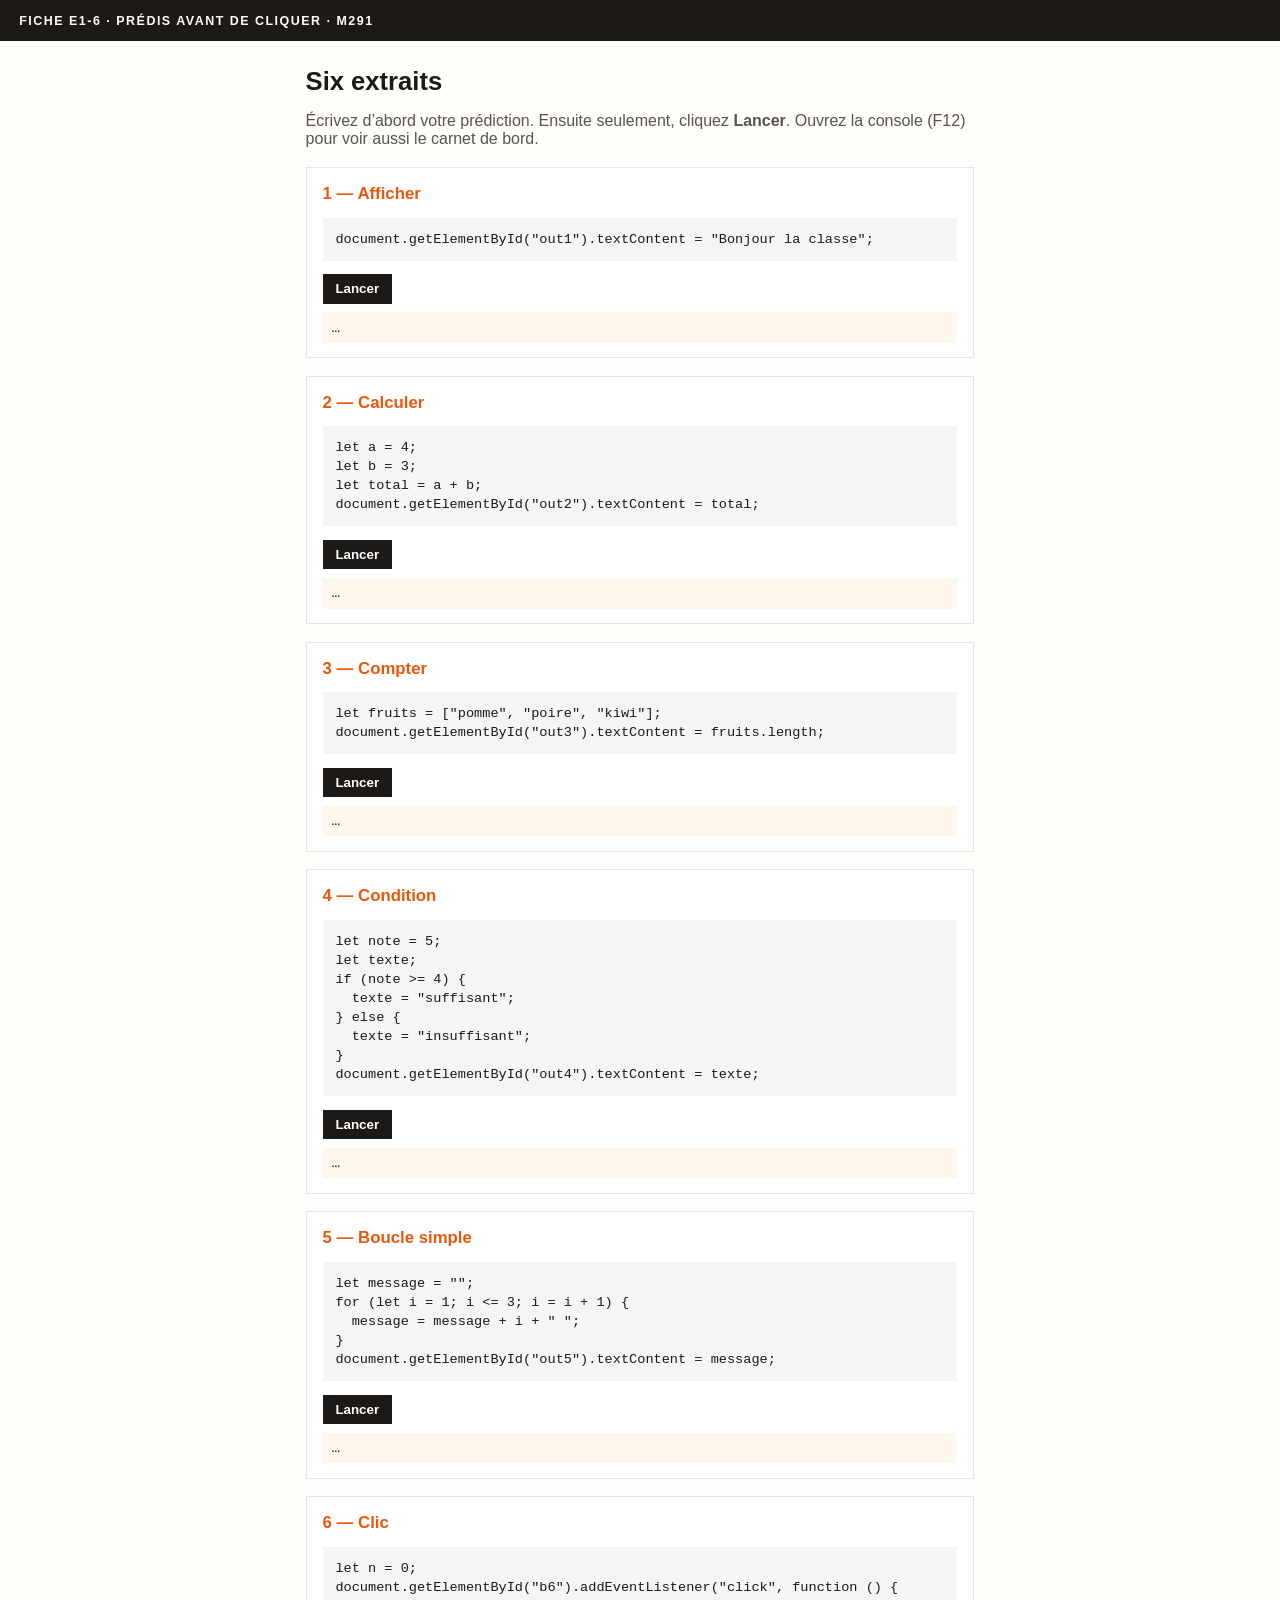
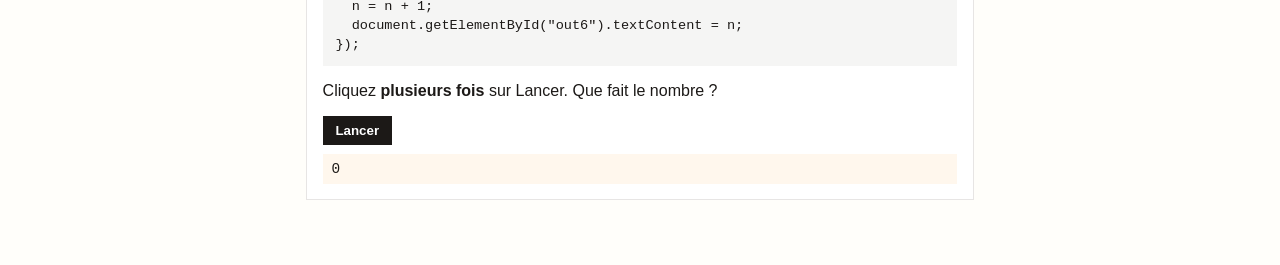
<file: Semaine 3/six-extraits.html>
<!DOCTYPE html>
<html lang="fr">
<head>
  <meta charset="utf-8">
  <meta name="viewport" content="width=device-width, initial-scale=1">
  <title>e1-6 — Prédis avant de cliquer</title>
  <style>
    :root { --ink:#1c1917; --band:#1c1917; --accent:#ea580c; --bg:#fffefa; --paper:#f5f5f4; }
    * { box-sizing: border-box; }
    body { margin:0; font-family: Arial, Helvetica, sans-serif; background:var(--bg); color:var(--ink); }
    header { background:var(--band); color:#fffefa; padding:0.85rem 1.2rem; letter-spacing:.12em; text-transform:uppercase; font-size:.78rem; font-weight:700; }
    main { max-width: 44rem; margin:0 auto; padding:1.4rem 1.1rem 3rem; }
    h1 { font-size:1.6rem; margin:.2rem 0 0.6rem; }
    .lead { color:#57534e; margin-bottom:1.2rem; }
    article { background:#fff; border:1px solid #e7e5e4; margin:0 0 1.1rem; padding:1rem 1rem 0.9rem; }
    article h2 { margin:0 0 .4rem; font-size:1.05rem; color:var(--accent); }
    pre { background:var(--paper); padding:.75rem .8rem; overflow:auto; font-size:.85rem; line-height:1.4; }
    button { background:var(--band); color:#fff; border:0; padding:.45rem .8rem; font-weight:700; cursor:pointer; }
    button:hover { background:var(--accent); }
    .out { min-height:1.4rem; margin:.55rem 0 0; padding:.45rem .55rem; background:#fff7ed; font-family: ui-monospace, monospace; font-size:.9rem; }
  </style>
</head>
<body>
  <header>Fiche e1-6 · Prédis avant de cliquer · M291</header>
  <main>
    <h1>Six extraits</h1>
    <p class="lead">Écrivez d’abord votre prédiction. Ensuite seulement, cliquez <strong>Lancer</strong>. Ouvrez la console (F12) pour voir aussi le carnet de bord.</p>

    <article>
      <h2>1 — Afficher</h2>
      <pre>document.getElementById("out1").textContent = "Bonjour la classe";</pre>
      <button type="button" id="b1">Lancer</button>
      <div class="out" id="out1">…</div>
    </article>

    <article>
      <h2>2 — Calculer</h2>
      <pre>let a = 4;
let b = 3;
let total = a + b;
document.getElementById("out2").textContent = total;</pre>
      <button type="button" id="b2">Lancer</button>
      <div class="out" id="out2">…</div>
    </article>

    <article>
      <h2>3 — Compter</h2>
      <pre>let fruits = ["pomme", "poire", "kiwi"];
document.getElementById("out3").textContent = fruits.length;</pre>
      <button type="button" id="b3">Lancer</button>
      <div class="out" id="out3">…</div>
    </article>

    <article>
      <h2>4 — Condition</h2>
      <pre>let note = 5;
let texte;
if (note >= 4) {
  texte = "suffisant";
} else {
  texte = "insuffisant";
}
document.getElementById("out4").textContent = texte;</pre>
      <button type="button" id="b4">Lancer</button>
      <div class="out" id="out4">…</div>
    </article>

    <article>
      <h2>5 — Boucle simple</h2>
      <pre>let message = "";
for (let i = 1; i <= 3; i = i + 1) {
  message = message + i + " ";
}
document.getElementById("out5").textContent = message;</pre>
      <button type="button" id="b5">Lancer</button>
      <div class="out" id="out5">…</div>
    </article>

    <article>
      <h2>6 — Clic</h2>
      <pre>let n = 0;
document.getElementById("b6").addEventListener("click", function () {
  n = n + 1;
  document.getElementById("out6").textContent = n;
});</pre>
      <p>Cliquez <strong>plusieurs fois</strong> sur Lancer. Que fait le nombre ?</p>
      <button type="button" id="b6">Lancer</button>
      <div class="out" id="out6">0</div>
    </article>
  </main>
  <script>
    document.getElementById("b1").addEventListener("click", function () {
      document.getElementById("out1").textContent = "Bonjour la classe";
      console.log("extrait 1 : texte affiché");
    });
    document.getElementById("b2").addEventListener("click", function () {
      let a = 4;
      let b = 3;
      let total = a + b;
      document.getElementById("out2").textContent = total;
      console.log("extrait 2 :", total);
    });
    document.getElementById("b3").addEventListener("click", function () {
      let fruits = ["pomme", "poire", "kiwi"];
      document.getElementById("out3").textContent = fruits.length;
      console.log("extrait 3 :", fruits.length);
    });
    document.getElementById("b4").addEventListener("click", function () {
      let note = 5;
      let texte;
      if (note >= 4) {
        texte = "suffisant";
      } else {
        texte = "insuffisant";
      }
      document.getElementById("out4").textContent = texte;
      console.log("extrait 4 :", texte);
    });
    document.getElementById("b5").addEventListener("click", function () {
      let message = "";
      for (let i = 1; i <= 3; i = i + 1) {
        message = message + i + " ";
      }
      document.getElementById("out5").textContent = message;
      console.log("extrait 5 :", message);
    });
    let n = 0;
    document.getElementById("b6").addEventListener("click", function () {
      n = n + 1;
      document.getElementById("out6").textContent = n;
      console.log("extrait 6 :", n);
    });
  </script>
</body>
</html>
</file>
<file: Semaine 8/ecran1/style.css>
* {
  box-sizing: border-box;
}

body {
  margin: 0;
  min-height: 100vh;
  background: #050d17;
  color: #f6f8fc;
  font-family: Arial, sans-serif;
}

button,
input {
  font: inherit;
}

button {
  color: inherit;
  cursor: pointer;
}

#app {
  width: min(100%, 480px);
  min-height: 100vh;
  margin: 0 auto;
  padding: 28px 24px 100px;
  background:
    radial-gradient(ellipse at top right, #10243a 0, transparent 38%),
    #050d17;
}

header {
  display: flex;
  align-items: center;
  justify-content: space-between;
  margin-bottom: 24px;
}

h1 {
  margin: 0;
  font-size: 34px;
  letter-spacing: -1.5px;
}

.logo-blue {
  color: #2586ff;
}

.profile-button,
.arrow-button {
  min-width: 48px;
  min-height: 48px;
  border: 0;
  background: transparent;
  color: #62baff;
  font-size: 25px;
}

.search {
  display: flex;
  align-items: center;
  gap: 10px;
  padding: 13px 15px;
  border: 1px solid #31465d;
  border-radius: 14px;
  background: #142235;
  color: #b9c9dc;
}

.search span {
  font-size: 21px;
}

.search input {
  width: 100%;
  border: 0;
  outline: 0;
  color: #ffffff;
  background: transparent;
}

.search input::placeholder {
  color: #aebdd0;
}

h2 {
  margin: 28px 0 14px;
  font-size: 25px;
  letter-spacing: -0.5px;
}

.moods {
  display: grid;
  grid-template-columns: repeat(3, 1fr);
  gap: 10px;
}

.mood-button {
  display: flex;
  min-height: 105px;
  flex-direction: column;
  align-items: center;
  justify-content: center;
  gap: 8px;
  overflow: hidden;
  border: 1px solid #27394d;
  border-radius: 14px;
  background: linear-gradient(145deg, #19334c, #102033);
  font-size: 12px;
  font-weight: bold;
  transition: transform 0.2s, border-color 0.2s;
}

.mood-button:hover {
  transform: translateY(-2px);
  border-color: #2586ff;
}

.mood-button.selected {
  border: 2px solid #2586ff;
  background: #0649c7;
}

.mood-icon {
  font-size: 30px;
}

.mood-button[data-mood="Drôle"] {
  background: linear-gradient(145deg, #60421f, #292013);
}

.mood-button[data-mood="Effrayant"] {
  background: linear-gradient(145deg, #16404a, #101d2a);
}

.mood-button[data-mood="Romantique"] {
  background: linear-gradient(145deg, #602b48, #281828);
}

.mood-button[data-mood="Qui fait réfléchir"] {
  background: linear-gradient(145deg, #293d68, #17233d);
}

/* Garde le bleu foncé et son contraste quand un mood est sélectionné. */
.mood-button.selected,
.mood-button.selected[data-mood] {
  background: #0649c7;
}

.section-heading {
  display: flex;
  align-items: center;
  justify-content: space-between;
  margin-top: 32px;
}

.section-heading h2 {
  margin: 0 0 14px;
}

.arrow-button {
  margin-top: -10px;
  font-size: 30px;
}

.movies {
  display: grid;
  grid-template-columns: repeat(3, minmax(0, 1fr));
  gap: 14px 12px;
}

.movie-card {
  min-width: 0;
  min-height: 48px;
  padding: 0;
  border: 0;
  background: transparent;
  text-align: left;
}

.poster {
  display: flex;
  aspect-ratio: 0.72;
  align-items: flex-end;
  overflow: hidden;
  padding: 10px 8px;
  border: 1px solid #29445b;
  border-radius: 11px;
  background: linear-gradient(155deg, #176b84, #0a1c2d 65%, #02070d);
  box-shadow: inset 0 -55px 40px -28px #000000;
  transition: transform 0.2s;
}

.movie-card:hover .poster {
  transform: translateY(-3px);
}

.poster.cercle {
  background: radial-gradient(circle, #ff442b 0 20%, #8d0c10 21% 38%, #220b10 70%);
}

.poster.gone-girl {
  background: linear-gradient(145deg, #263947, #a27e66 48%, #101b24);
}

.poster.sixieme-sens {
  background: radial-gradient(ellipse at 50% 35%, #f7a344, #512516 40%, #100c0c 75%);
}

.poster.interstellar {
  background: linear-gradient(160deg, #a6d5e5, #506577 45%, #101820);
}

.poster.batman {
  background: linear-gradient(145deg, #82898b, #252b31 48%, #05080c);
}

.poster-title {
  padding: 5px 6px;
  border-radius: 4px;
  background: #050d17;
  color: #ffffff;
  font-size: 13px;
  font-weight: 900;
}

.movie-card strong {
  display: block;
  overflow: hidden;
  margin: 8px 0 6px;
  font-size: 13px;
  text-overflow: ellipsis;
  white-space: nowrap;
}

.mood-tag {
  display: inline-block;
  padding: 5px 8px;
  border-radius: 20px;
  background: #073c91;
  color: #eaf4ff;
  font-size: 10px;
  white-space: nowrap;
}

.bottom-nav {
  position: fixed;
  right: 0;
  bottom: 0;
  left: 0;
  display: flex;
  justify-content: center;
  border-top: 1px solid #1d3042;
  background: #07111d;
}

.bottom-nav-inner {
  display: flex;
  width: min(100%, 480px);
  justify-content: space-around;
  padding: 12px 10px 18px;
}

.nav-item {
  display: grid;
  gap: 4px;
  justify-items: center;
  color: #aebdd0;
  font-size: 11px;
}

.nav-item span:first-child {
  font-size: 21px;
}

.nav-item.active {
  color: #2586ff;
}

.empty-message {
  grid-column: 1 / -1;
  color: #b9c9dc;
  line-height: 1.5;
}

/* Contour visible pour naviguer avec Tab. */
button:focus,
input:focus {
  outline: 4px solid #ffffff;
  outline-offset: 3px;
}

@media (max-width: 360px) {
  #app {
    padding-right: 16px;
    padding-left: 16px;
  }

  .mood-button {
    min-height: 94px;
    font-size: 11px;
  }
}
</file>
<file: Semaine 9/cinemood/style.css>
/* =========================================
   CINEMOOD — DESIGN SYSTEM
   Palette rouge et rose, sans noir ni orange.
   ========================================= */

:root {
  /* Palette rouge et rose à contraste renforcé. */
  --color-bg: #481225;
  --color-surface: #66152F;
  --color-surface-raised: #841B3E;
  --color-surface-hover: #A6274F;
  --color-text: #FFF4F7;
  --color-text-muted: #F0B8C8;
  --color-accent: #FFAAC0;
  --color-accent-hover: #FFC2D3;
  --color-border: #C44A6C;

  /* Typographie */
  --font-sans: Arial, Helvetica, sans-serif;
  --font-size-small: 0.875rem;
  --font-size-base: 1rem;
  --font-size-large: 1.125rem;
  --font-size-title: 1.75rem;

  /* Espacements par multiples de 8 px */
  --space-unit: 8px;
  --space-1: var(--space-unit);
  --space-2: calc(var(--space-unit) * 2);
  --space-3: calc(var(--space-unit) * 3);
  --space-4: calc(var(--space-unit) * 4);
  --space-5: calc(var(--space-unit) * 5);

  /* Formes et mise en page */
  --radius-small: 8px;
  --radius-card: 12px;
  --radius-large: 16px;
  --page-width: 760px;
  --transition: 160ms ease;
}

/* =========================================
   1. BASE ET ACCESSIBILITÉ
   ========================================= */

* {
  box-sizing: border-box;
}

[hidden] {
  display: none !important;
}

html {
  scroll-behavior: smooth;
  scroll-padding-top: 16px;
}

body {
  min-width: 280px;
  min-height: 100vh;
  margin: 0;
  padding-bottom: 84px;
  background: var(--color-bg);
  color: var(--color-text);
  font-family: var(--font-sans);
  font-size: var(--font-size-base);
  line-height: 1.5;
}

button,
input,
select {
  font: inherit;
}

button {
  color: inherit;
}

button,
a,
select {
  -webkit-tap-highlight-color: transparent;
}

button,
select {
  cursor: pointer;
}

button:focus-visible,
a:focus-visible,
input:focus-visible,
select:focus-visible {
  outline: 3px solid var(--color-accent);
  outline-offset: 3px;
}

button:disabled {
  opacity: 0.6;
  cursor: not-allowed;
}

a {
  color: inherit;
}

h1,
h2,
h3,
p {
  overflow-wrap: anywhere;
}

h1,
h2,
h3 {
  line-height: 1.25;
}

img {
  max-width: 100%;
}

.sr-only {
  position: absolute;
  width: 1px;
  height: 1px;
  padding: 0;
  overflow: hidden;
  clip: rect(0, 0, 0, 0);
  white-space: nowrap;
  clip-path: inset(50%);
}

/* =========================================
   2. EN-TÊTE
   ========================================= */

.topbar {
  display: flex;
  align-items: center;
  justify-content: space-between;
  gap: var(--space-3);
  width: min(100%, var(--page-width));
  min-height: 68px;
  margin-inline: auto;
  padding: 10px 20px;
}

.logo {
  color: var(--color-text);
  font-size: clamp(1.6rem, 6vw, 1.9rem);
  font-weight: 800;
  letter-spacing: -1.2px;
  text-decoration: none;
}

.logo span {
  color: var(--color-accent);
}

.icon-button {
  display: inline-flex;
  flex: 0 0 44px;
  align-items: center;
  justify-content: center;
  width: 44px;
  min-height: 44px;
  padding: 0;
  border: 1px solid transparent;
  border-radius: 50%;
  background: transparent;
  color: var(--color-text);
  font-size: 2rem;
}

.icon-button:hover {
  background: var(--color-surface-raised);
}

.back-icon {
  font-size: 1.8rem;
}

.search-icon {
  font-size: 2.1rem;
}

/* =========================================
   3. STRUCTURE DES ÉCRANS
   ========================================= */

.screen {
  width: min(100%, var(--page-width));
  margin-inline: auto;
  padding: 0 20px 28px;
}

.screen > section {
  min-width: 0;
}

/* =========================================
   4. BARRE DE RECHERCHE
   ========================================= */

.search-box {
  display: flex;
  align-items: center;
  gap: 10px;
  width: 100%;
  min-height: 48px;
  padding: 0 14px;
  border: 1px solid var(--color-border);
  border-radius: var(--radius-card);
  background: var(--color-surface);
}

.search-box:focus-within {
  border-color: var(--color-accent);
}

.search-box > span {
  flex: 0 0 auto;
  font-size: 1.8rem;
  line-height: 1;
}

.search-box input {
  width: 100%;
  min-width: 0;
  min-height: 46px;
  padding: 8px 0;
  border: 0;
  outline: none;
  background: transparent;
  color: var(--color-text);
}

.search-box input:focus-visible {
  outline: none;
}

.search-box input::placeholder {
  color: var(--color-text-muted);
  opacity: 1;
}

/* =========================================
   5. MOODS DE L'ACCUEIL
   ========================================= */

.mood-section {
  margin-top: 26px;
}

.mood-section h1,
.section-heading h2,
.results-heading h1 {
  margin: 0;
  font-size: clamp(var(--font-size-large), 5vw, var(--font-size-title));
  letter-spacing: -0.5px;
}

.mood-grid {
  display: grid;
  grid-template-columns: repeat(3, minmax(0, 1fr));
  align-items: stretch;
  gap: 12px;
  margin-top: 16px;
}

.mood-tile {
  display: flex;
  flex-direction: column;
  align-items: center;
  justify-content: center;
  gap: 8px;
  min-width: 0;
  min-height: 112px;
  padding: 12px 4px;
  border: 1px solid transparent;
  border-radius: var(--radius-card);
  background: var(--color-surface-raised);
  color: var(--color-text);
  font-size: clamp(0.7rem, 2.7vw, 0.9rem);
  font-weight: 700;
  line-height: 1.3;
  text-align: center;
  overflow-wrap: anywhere;
  transition:
    transform var(--transition),
    border-color var(--transition),
    filter var(--transition);
}

.mood-tile:hover {
  transform: translateY(-2px);
  border-color: var(--color-accent);
  filter: brightness(1.1);
}

.mood-symbol {
  color: var(--color-accent);
  display: flex;
  align-items: center;
  justify-content: center;
  min-height: 38px;
  font-size: 2rem;
  line-height: 1.2;
}

.mood-comfort,
.mood-funny,
.mood-scary,
.mood-romantic,
.mood-thought,
.mood-mystery {
  background: linear-gradient(145deg, var(--color-surface-raised), var(--color-surface) 85%);
}

/* =========================================
   6. TITRES DE SECTIONS
   ========================================= */

.film-section {
  min-width: 0;
  margin-top: 32px;
}

.section-heading {
  display: flex;
  align-items: center;
  justify-content: space-between;
  gap: 12px;
  margin-bottom: 16px;
}

.text-button {
  display: inline-flex;
  flex: 0 0 44px;
  align-items: center;
  justify-content: center;
  min-height: 44px;
  border: 0;
  border-radius: var(--radius-small);
  background: transparent;
  color: var(--color-text);
  font-size: 2rem;
}

.text-button:hover {
  background: var(--color-surface-raised);
}

/* =========================================
   7. GRILLE DES FILMS
   ========================================= */

.film-grid {
  display: grid;
  grid-template-columns: minmax(0, 1fr);
  align-items: stretch;
  gap: var(--space-3) var(--space-2);
  width: 100%;
  min-width: 0;
}

.film-card {
  min-width: 0;
}

.film-card-button {
  display: flex;
  flex-direction: column;
  align-items: stretch;
  width: 100%;
  height: 100%;
  min-width: 0;
  /* Cadre autour de toute la fiche, en plus du cadre de l'affiche */
  padding: var(--space-1);
  border: 2px solid var(--color-border);
  border-radius: var(--radius-card);
  background: var(--color-surface);
  color: var(--color-text);
  text-align: left;
}

.film-card-button:hover {
  border-color: var(--color-accent);
}

.film-card-button:hover .poster {
  border-color: var(--color-accent);
  filter: brightness(1.1);
}

.film-card-button:hover .film-title {
  color: var(--color-accent);
}

/* =========================================
   8. AFFICHES : PROPORTIONS IDENTIQUES
   ========================================= */

.poster {
  position: relative;
  display: flex;
  flex: 0 0 auto;
  align-items: flex-end;
  justify-content: center;
  width: 100%;
  min-width: 0;
  min-height: 0;
  aspect-ratio: 3 / 4;
  padding: 10px 5px;
  overflow: hidden;
  isolation: isolate;
  border: 1px solid var(--color-border);
  border-radius: 10px;
  background: var(--color-surface);
  text-align: center;
  transition:
    filter var(--transition),
    border-color var(--transition);
}

.poster::before {
  position: absolute;
  z-index: -1;
  inset: 0;
  background: linear-gradient(145deg, var(--color-surface-raised), var(--color-bg));
  content: "";
}

.poster.has-image::before {
  background: linear-gradient(180deg, transparent 42%, var(--color-bg) 100%);
}

.poster-image {
  position: absolute;
  z-index: 0;
  inset: 0;
  width: 100%;
  height: 100%;
  object-fit: cover;
}

.poster-label {
  position: relative;
  z-index: 1;
  display: block;
  max-width: 100%;
  color: var(--color-text);
  font-size: clamp(0.6rem, 2.4vw, 0.85rem);
  font-weight: 800;
  line-height: 1.3;
  letter-spacing: 0.04em;
  overflow-wrap: anywhere;
  text-shadow: 0 2px 6px var(--color-bg);
}

/* =========================================
   9. TEXTES DES CARTES : ALIGNEMENT
   ========================================= */

.film-title {
  display: -webkit-box;
  min-width: 0;
  min-height: 2.6em;
  margin: 8px 0 2px;
  overflow: hidden;
  color: var(--color-text);
  font-size: var(--font-size-small);
  font-weight: 700;
  line-height: 1.3;
  overflow-wrap: anywhere;
  -webkit-box-orient: vertical;
  -webkit-line-clamp: 2;
  line-clamp: 2;
}

.film-year {
  display: block;
  min-height: 1.2em;
  margin: 0 0 6px;
  color: var(--color-text-muted);
  font-size: var(--font-size-small);
  line-height: 1.3;
}

/* Les badges sont alignés en bas des cartes */
.mood-badge {
  display: inline-flex;
  align-items: center;
  align-self: flex-start;
  gap: 4px;
  width: fit-content;
  max-width: 100%;
  min-height: 26px;
  margin-top: auto;
  padding: 4px 8px;
  overflow-wrap: anywhere;
  border: 1px solid var(--color-border);
  border-radius: 999px;
  background: var(--color-surface-raised);
  color: var(--color-text);
  font-size: 0.7rem;
  line-height: 1.3;
}

/* =========================================
   10. FILTRES DE RECHERCHE
   ========================================= */

.filter-list {
  display: flex;
  flex-wrap: wrap;
  align-items: center;
  gap: 8px;
  margin: 16px 0 28px;
}

.filter-chip {
  display: inline-flex;
  align-items: center;
  justify-content: center;
  min-height: 44px;
  padding: 9px 13px;
  border: 1px solid var(--color-border);
  border-radius: var(--radius-card);
  background: var(--color-surface);
  color: var(--color-text);
  line-height: 1.3;
  text-align: center;
  transition:
    background var(--transition),
    border-color var(--transition);
}

.filter-chip:hover {
  border-color: var(--color-accent);
}

.filter-chip[data-mood] {
  border-color: var(--color-border);
  background: var(--color-surface);
}

.filter-chip[data-mood]:hover {
  border-color: var(--color-accent);
}

.filter-chip[aria-pressed="true"] {
  border-color: var(--color-accent);
  background: var(--color-accent);
  color: #481225;
  font-weight: 700;
}

.results-heading {
  align-items: flex-end;
}

.results-heading > div {
  min-width: 0;
}

.muted {
  margin: 5px 0 0;
  color: var(--color-text-muted);
  font-size: 0.9rem;
}

.sort-label select {
  max-width: 145px;
  min-height: 44px;
  padding: 8px;
  border: 1px solid var(--color-border);
  border-radius: 10px;
  background: var(--color-surface);
  color: var(--color-text);
}

/* =========================================
   11. FICHE DÉTAILLÉE
   ========================================= */

.detail-back {
  display: inline-flex;
  align-items: center;
  min-width: 44px;
  min-height: 44px;
  margin: 0 0 8px -8px;
  padding: 8px;
  border: 0;
  border-radius: var(--radius-small);
  background: transparent;
  color: var(--color-text);
  font-weight: 700;
}

.detail-back:hover {
  background: var(--color-surface-raised);
}

.detail-poster {
  position: relative;
  width: 100%;
  min-width: 0;
  min-height: 0;
  aspect-ratio: 16 / 9;
  overflow: hidden;
  border: 1px solid var(--color-border);
  border-radius: var(--radius-large);
  background: linear-gradient(135deg, var(--color-surface-raised), var(--color-bg));
}

.detail-poster img {
  display: block;
  width: 100%;
  height: 100%;
  object-fit: cover;
}

.detail-content {
  min-width: 0;
  padding: 12px 2px 20px;
}

.detail-content h1 {
  margin: 8px 0;
  font-size: clamp(2rem, 8vw, 2.6rem);
  line-height: 1.15;
}

.metadata {
  display: flex;
  flex-wrap: wrap;
  align-items: center;
  gap: 9px;
  color: var(--color-text-muted);
}

.metadata span[aria-hidden="true"] {
  color: var(--color-accent);
  font-size: 1.2rem;
}

.detail-content > .mood-badge {
  margin-top: 10px;
  padding: 6px 12px;
  font-size: 0.85rem;
}

.description-title {
  margin: 24px 0 6px;
  font-size: 1.1rem;
}

.description {
  margin: 8px 0 20px;
  color: var(--color-text);
  line-height: 1.8;
}

.primary-button,
.secondary-button {
  display: flex;
  align-items: center;
  justify-content: center;
  width: 100%;
  min-height: 52px;
  margin-top: 14px;
  padding: 12px 16px;
  border: 1px solid transparent;
  border-radius: var(--radius-card);
  font-weight: 700;
  text-align: center;
  transition:
    filter var(--transition),
    background var(--transition);
}

.primary-button {
  background: var(--color-accent);
  color: #481225;
}

.primary-button:hover {
  filter: brightness(1.1);
}

.secondary-button {
  border-color: var(--color-accent);
  background: transparent;
  color: var(--color-text);
}

.secondary-button:hover {
  background: var(--color-surface-raised);
}

/* =========================================
   12. NAVIGATION INFÉRIEURE
   ========================================= */

.bottom-nav {
  position: fixed;
  z-index: 10;
  right: 0;
  bottom: 0;
  left: 0;
  display: grid;
  grid-template-columns: repeat(3, minmax(0, 1fr));
  gap: 4px;
  padding:
    8px max(12px, env(safe-area-inset-right))
    calc(8px + env(safe-area-inset-bottom))
    max(12px, env(safe-area-inset-left));
  border-top: 1px solid var(--color-border);
  background: var(--color-bg);
  backdrop-filter: blur(14px);
}

.nav-item {
  display: flex;
  align-items: center;
  justify-content: center;
  flex-direction: column;
  gap: 2px;
  min-width: 0;
  min-height: 54px;
  padding: 5px;
  border: 0;
  border-radius: var(--radius-small);
  background: transparent;
  color: var(--color-text-muted);
  font-size: 0.75rem;
}

.nav-item span {
  font-size: 1.5rem;
  line-height: 1.2;
}

.nav-item:hover {
  background: var(--color-surface-raised);
}

.nav-item.active {
  color: var(--color-accent);
  font-weight: 700;
}

/* =========================================
   13. PETITS ÉCRANS
   ========================================= */

@media (max-width: 360px) {
  .topbar {
    padding-right: 14px;
    padding-left: 14px;
  }

  .screen {
    padding-right: 14px;
    padding-left: 14px;
  }

  .mood-grid {
    gap: 8px;
  }

  .mood-tile {
    min-height: 100px;
    padding: 8px 3px;
    font-size: 0.68rem;
  }

  .mood-symbol {
    font-size: 1.7rem;
  }

  .film-grid {
    column-gap: var(--space-1);
    row-gap: var(--space-3);
  }

  .film-title {
    font-size: 0.8rem;
  }

  .mood-badge {
    gap: 2px;
    padding: 4px 5px;
    font-size: 0.64rem;
  }

  .sort-label select {
    max-width: 125px;
    padding: 6px;
    font-size: 0.8rem;
  }
}

/* =========================================
   14. TABLETTES ET ORDINATEURS
   ========================================= */

@media (min-width: 600px) {
  body {
    padding-bottom: 24px;
  }

  .topbar {
    padding: 16px 28px;
  }

  .screen {
    padding-right: 28px;
    padding-left: 28px;
  }

  .mood-tile {
    min-height: 135px;
    font-size: 0.95rem;
  }

  .film-grid {
    column-gap: var(--space-2);
    row-gap: var(--space-3);
  }

  .poster {
    border-radius: var(--radius-card);
  }

  .film-title {
    font-size: var(--font-size-small);
  }

  .bottom-nav {
    position: static;
    width: min(calc(100% - 40px), var(--page-width));
    margin: 24px auto 0;
    padding: 8px;
    border: 1px solid var(--color-border);
    border-radius: var(--radius-card);
  }
}

@media (min-width: 768px) {
  .film-grid {
    grid-template-columns: repeat(2, minmax(0, 1fr));
  }
}

@media (min-width: 900px) {
  :root {
    --page-width: 900px;
  }

  .screen {
    padding-right: 36px;
    padding-left: 36px;
  }

  .mood-grid {
    gap: 16px;
  }

  .film-grid {
    grid-template-columns: repeat(3, minmax(0, 1fr));
    gap: var(--space-3) var(--space-2);
  }

  .detail-poster {
    max-height: 440px;
  }
}

/* =========================================
   15. RESPECT DES PRÉFÉRENCES UTILISATEUR
   ========================================= */

@media (prefers-reduced-motion: reduce) {
  *,
  *::before,
  *::after {
    scroll-behavior: auto !important;
    animation-duration: 0.01ms !important;
    animation-iteration-count: 1 !important;
    transition-duration: 0.01ms !important;
  }
}

/* =========================================
   16. FORMULAIRE : PROPOSER UN FILM
   ========================================= */

#proposer {
  margin-top: var(--space-5);
  padding: var(--space-3);
  border: 1px solid var(--color-border);
  border-radius: var(--radius-large);
  background: var(--color-surface);
}

#proposer h2 {
  margin: 0 0 var(--space-1);
  font-size: var(--font-size-large);
}

#proposer label {
  display: block;
  margin-top: var(--space-2);
  font-weight: 700;
}

#proposer input {
  width: 100%;
  min-height: 48px;
  margin-top: var(--space-1);
  padding: 8px 14px;
  border: 1px solid var(--color-border);
  border-radius: var(--radius-card);
  background: var(--color-surface-raised);
  color: var(--color-text);
}

#proposer input:focus-visible {
  border-color: var(--color-accent);
}

#erreurs {
  min-height: 1.5em;
  margin: var(--space-2) 0 0;
  color: var(--color-accent);
  font-weight: 700;
}

#proposer button {
  width: 100%;
  min-height: 52px;
  margin-top: var(--space-2);
  padding: 12px 16px;
  border: 0;
  border-radius: var(--radius-card);
  background: var(--color-accent);
  color: #481225;
  font-weight: 700;
}

#proposer button:hover {
  background: var(--color-accent-hover);
}


/* =========================================
   17. MICRO-INTERACTIONS (SEMAINE 13)
   ========================================= */

/* 1. Les boutons glissent d'un état à l'autre : « ceci se clique, je vous ai entendu ».
   Les classes .mood-tile, .filter-chip, .primary-button et .secondary-button avaient
   leur propre transition, plus forte que « button » : on les nomme aussi, pour que
   le halo glisse partout. */
button,
.mood-tile,
.filter-chip,
.primary-button,
.secondary-button {
  transition:
    background-color 0.2s ease,
    color 0.2s ease,
    border-color 0.2s ease,
    box-shadow 0.2s ease,
    transform 0.2s ease,
    filter 0.2s ease;
}

/* Halo rose clair (--color-accent, un peu transparent) au survol. */
button:hover {
  box-shadow: 0 0 0 4px rgb(255 170 192 / 0.45);
}

/* 2. Les cartes de films arrivent en fondu : « la liste a changé ». */
@keyframes apparaitre {
  from {
    opacity: 0;
    transform: translateY(6px);
  }
  to {
    opacity: 1;
    transform: none;
  }
}

.film-card {
  animation: apparaitre 0.25s ease-out;
}

/* 3. Les erreurs du formulaire apparaissent en fondu :
   « regardez ici, il y a quelque chose à corriger ». */
#erreurs:not(:empty) {
  animation: apparaitre 0.25s ease-out;
}

/* Toujours à la fin : si l'appareil demande moins de mouvement, on coupe les trois. */
@media (prefers-reduced-motion: reduce) {
  button,
  .mood-tile,
  .filter-chip,
  .primary-button,
  .secondary-button {
    transition: none;
  }

  .film-card {
    animation: none;
  }

  #erreurs:not(:empty) {
    animation: none;
  }
}
</file>
<file: Semaine 11/s11-phare/depart/style.css>
/* Phare : styles fournis. Vous n'avez pas besoin de les modifier. */

:root {
  --fond: #f6f4ef;
  --carte: #ffffff;
  --texte: #1f2328;
  --discret: #57606a;
  --accent: #1d4ed8;
  --ouvert: #116329;
  --ferme: #8a4600;
  --erreur: #b42318;
}

* {
  box-sizing: border-box;
}

body {
  margin: 0;
  font-family: system-ui, -apple-system, "Segoe UI", sans-serif;
  font-size: 1rem;
  line-height: 1.5;
  background: var(--fond);
  color: var(--texte);
}

header,
main {
  max-width: 64rem;
  margin: 0 auto;
  padding: 1rem;
}

header h1 {
  margin: 0;
}

header p {
  margin: 0.25rem 0 0;
  color: var(--discret);
}

/* Champs, boutons et formulaire */

label {
  display: block;
  font-weight: 600;
  margin-top: 0.75rem;
}

input {
  width: 100%;
  max-width: 28rem;
  min-height: 44px;
  padding: 0.5rem 0.75rem;
  font: inherit;
  border: 2px solid var(--discret);
  border-radius: 0.5rem;
  background: #fff;
}

button {
  min-height: 44px;
  min-width: 44px;
  margin-top: 0.75rem;
  padding: 0.5rem 1rem;
  font: inherit;
  font-weight: 600;
  border: 2px solid var(--accent);
  border-radius: 0.5rem;
  background: #fff;
  color: var(--accent);
  cursor: pointer;
}

button[type="submit"],
button[aria-pressed="true"] {
  background: var(--accent);
  color: #fff;
}

input:focus-visible,
button:focus-visible {
  outline: 3px solid var(--accent);
  outline-offset: 2px;
}

form {
  margin: 1rem 0;
  padding: 1rem;
  background: var(--carte);
  border-radius: 0.75rem;
}

form h2 {
  margin-top: 0;
}

#erreurs {
  color: var(--erreur);
  font-weight: 600;
  min-height: 1.5em;
}

#aucun-resultat {
  font-weight: 600;
}

/* Les cartes */

#liste-cartes {
  display: grid;
  grid-template-columns: repeat(auto-fill, minmax(16rem, 1fr));
  gap: 1rem;
  margin-top: 1rem;
}

.carte {
  background: var(--carte);
  border-radius: 0.75rem;
  padding: 1rem;
  box-shadow: 0 1px 3px rgb(0 0 0 / 0.12);
}

.carte h2 {
  margin: 0 0 0.25rem;
  font-size: 1.15rem;
}

.carte p {
  margin: 0.25rem 0;
}

.quartier {
  color: var(--discret);
}

.etat {
  font-weight: 700;
}

.etat.ouvert {
  color: var(--ouvert);
}

.etat.ferme {
  color: var(--ferme);
}

/* Le message d'état : chargement, erreur, liste vide */

#etat {
  font-weight: 600;
  min-height: 1.5em;
}
</file>
<file: Semaine 12/1-la-recherche-de-phare/depart/style.css>
/* Phare : styles fournis. Vous n'avez pas besoin de les modifier. */

:root {
  --fond: #f6f4ef;
  --carte: #ffffff;
  --texte: #1f2328;
  --discret: #57606a;
  --accent: #1d4ed8;
  --ouvert: #116329;
  --ferme: #8a4600;
  --erreur: #b42318;
}

* {
  box-sizing: border-box;
}

body {
  margin: 0;
  font-family: system-ui, -apple-system, "Segoe UI", sans-serif;
  font-size: 1rem;
  line-height: 1.5;
  background: var(--fond);
  color: var(--texte);
}

header,
main {
  max-width: 64rem;
  margin: 0 auto;
  padding: 1rem;
}

header h1 {
  margin: 0;
}

header p {
  margin: 0.25rem 0 0;
  color: var(--discret);
}

/* Champs, boutons et formulaire */

label {
  display: block;
  font-weight: 600;
  margin-top: 0.75rem;
}

input {
  width: 100%;
  max-width: 28rem;
  min-height: 44px;
  padding: 0.5rem 0.75rem;
  font: inherit;
  border: 2px solid var(--discret);
  border-radius: 0.5rem;
  background: #fff;
}

button {
  min-height: 44px;
  min-width: 44px;
  margin-top: 0.75rem;
  padding: 0.5rem 1rem;
  font: inherit;
  font-weight: 600;
  border: 2px solid var(--accent);
  border-radius: 0.5rem;
  background: #fff;
  color: var(--accent);
  cursor: pointer;
}

button[type="submit"],
button[aria-pressed="true"] {
  background: var(--accent);
  color: #fff;
}

input:focus-visible,
button:focus-visible {
  outline: 3px solid var(--accent);
  outline-offset: 2px;
}

form {
  margin: 1rem 0;
  padding: 1rem;
  background: var(--carte);
  border-radius: 0.75rem;
}

form h2 {
  margin-top: 0;
}

#erreurs {
  color: var(--erreur);
  font-weight: 600;
  min-height: 1.5em;
}

#aucun-resultat {
  font-weight: 600;
}

/* Les cartes */

#liste-cartes {
  display: grid;
  grid-template-columns: repeat(auto-fill, minmax(16rem, 1fr));
  gap: 1rem;
  margin-top: 1rem;
}

.carte {
  background: var(--carte);
  border-radius: 0.75rem;
  padding: 1rem;
  box-shadow: 0 1px 3px rgb(0 0 0 / 0.12);
}

.carte h2 {
  margin: 0 0 0.25rem;
  font-size: 1.15rem;
}

.carte p {
  margin: 0.25rem 0;
}

.quartier {
  color: var(--discret);
}

.etat {
  font-weight: 700;
}

.etat.ouvert {
  color: var(--ouvert);
}

.etat.ferme {
  color: var(--ferme);
}
</file>
<file: Semaine 12/2-proposer-un-lieu/depart/style.css>
/* Phare : styles fournis. Vous n'avez pas besoin de les modifier. */

:root {
  --fond: #f6f4ef;
  --carte: #ffffff;
  --texte: #1f2328;
  --discret: #57606a;
  --accent: #1d4ed8;
  --ouvert: #116329;
  --ferme: #8a4600;
  --erreur: #b42318;
}

* {
  box-sizing: border-box;
}

body {
  margin: 0;
  font-family: system-ui, -apple-system, "Segoe UI", sans-serif;
  font-size: 1rem;
  line-height: 1.5;
  background: var(--fond);
  color: var(--texte);
}

header,
main {
  max-width: 64rem;
  margin: 0 auto;
  padding: 1rem;
}

header h1 {
  margin: 0;
}

header p {
  margin: 0.25rem 0 0;
  color: var(--discret);
}

/* Champs, boutons et formulaire */

label {
  display: block;
  font-weight: 600;
  margin-top: 0.75rem;
}

input {
  width: 100%;
  max-width: 28rem;
  min-height: 44px;
  padding: 0.5rem 0.75rem;
  font: inherit;
  border: 2px solid var(--discret);
  border-radius: 0.5rem;
  background: #fff;
}

button {
  min-height: 44px;
  min-width: 44px;
  margin-top: 0.75rem;
  padding: 0.5rem 1rem;
  font: inherit;
  font-weight: 600;
  border: 2px solid var(--accent);
  border-radius: 0.5rem;
  background: #fff;
  color: var(--accent);
  cursor: pointer;
}

button[type="submit"],
button[aria-pressed="true"] {
  background: var(--accent);
  color: #fff;
}

input:focus-visible,
button:focus-visible {
  outline: 3px solid var(--accent);
  outline-offset: 2px;
}

form {
  margin: 1rem 0;
  padding: 1rem;
  background: var(--carte);
  border-radius: 0.75rem;
}

form h2 {
  margin-top: 0;
}

#erreurs {
  color: var(--erreur);
  font-weight: 600;
  min-height: 1.5em;
}

#aucun-resultat {
  font-weight: 600;
}

/* Les cartes */

#liste-cartes {
  display: grid;
  grid-template-columns: repeat(auto-fill, minmax(16rem, 1fr));
  gap: 1rem;
  margin-top: 1rem;
}

.carte {
  background: var(--carte);
  border-radius: 0.75rem;
  padding: 1rem;
  box-shadow: 0 1px 3px rgb(0 0 0 / 0.12);
}

.carte h2 {
  margin: 0 0 0.25rem;
  font-size: 1.15rem;
}

.carte p {
  margin: 0.25rem 0;
}

.quartier {
  color: var(--discret);
}

.etat {
  font-weight: 700;
}

.etat.ouvert {
  color: var(--ouvert);
}

.etat.ferme {
  color: var(--ferme);
}
</file>
<file: Semaine 13/1-le-mouvement-utile/depart/style.css>
/* Phare : les styles de la semaine 12.
   Exercice 1 de la semaine 13 : vous travaillez seulement à la fin de ce fichier. */

:root {
  --fond: #f6f4ef;
  --carte: #ffffff;
  --texte: #1f2328;
  --discret: #57606a;
  --accent: #1d4ed8;
  --ouvert: #116329;
  --ferme: #8a4600;
  --erreur: #b42318;
}

* {
  box-sizing: border-box;
}

body {
  margin: 0;
  font-family: system-ui, -apple-system, "Segoe UI", sans-serif;
  font-size: 1rem;
  line-height: 1.5;
  background: var(--fond);
  color: var(--texte);
}

header,
main {
  max-width: 64rem;
  margin: 0 auto;
  padding: 1rem;
}

header h1 {
  margin: 0;
}

header p {
  margin: 0.25rem 0 0;
  color: var(--discret);
}

/* Champs, boutons et formulaire */

label {
  display: block;
  font-weight: 600;
  margin-top: 0.75rem;
}

input {
  width: 100%;
  max-width: 28rem;
  min-height: 44px;
  padding: 0.5rem 0.75rem;
  font: inherit;
  border: 2px solid var(--discret);
  border-radius: 0.5rem;
  background: #fff;
}

button {
  min-height: 44px;
  min-width: 44px;
  margin-top: 0.75rem;
  padding: 0.5rem 1rem;
  font: inherit;
  font-weight: 600;
  border: 2px solid var(--accent);
  border-radius: 0.5rem;
  background: #fff;
  color: var(--accent);
  cursor: pointer;
}

button[type="submit"],
button[aria-pressed="true"] {
  background: var(--accent);
  color: #fff;
}

input:focus-visible,
button:focus-visible {
  outline: 3px solid var(--accent);
  outline-offset: 2px;
}

form {
  margin: 1rem 0;
  padding: 1rem;
  background: var(--carte);
  border-radius: 0.75rem;
}

form h2 {
  margin-top: 0;
}

#erreurs {
  color: var(--erreur);
  font-weight: 600;
  min-height: 1.5em;
}

#aucun-resultat {
  font-weight: 600;
}

/* Les cartes */

#liste-cartes {
  display: grid;
  grid-template-columns: repeat(auto-fill, minmax(16rem, 1fr));
  gap: 1rem;
  margin-top: 1rem;
}

.carte {
  background: var(--carte);
  border-radius: 0.75rem;
  padding: 1rem;
  box-shadow: 0 1px 3px rgb(0 0 0 / 0.12);
}

.carte h2 {
  margin: 0 0 0.25rem;
  font-size: 1.15rem;
}

.carte p {
  margin: 0.25rem 0;
}

.quartier {
  color: var(--discret);
}

.etat {
  font-weight: 700;
}

.etat.ouvert {
  color: var(--ouvert);
}

.etat.ferme {
  color: var(--ferme);
}

/* ----- Ajouté la semaine dernière par un collègue pressé, « pour que ça bouge » ----- */

.carte {
  transition: all 0.8s;
}

.carte:hover {
  transform: rotate(3deg) scale(1.1);
}

header h1 {
  animation: clignote 0.5s ease-in-out infinite alternate;
}

@keyframes clignote {
  from {
    opacity: 1;
  }
  to {
    opacity: 0.2;
  }
}

/* ----- Exercice 1 : vos mouvements utiles viennent sous cette ligne ----- */
</file>
<file: Semaine 13/3-les-suggestions-au-clavier/fini/style.css>
/* Phare : styles fournis. Vous n'avez pas besoin de les modifier.
   La liste des suggestions de l'exercice 3 a déjà ses styles, à la fin. */

:root {
  --fond: #f6f4ef;
  --carte: #ffffff;
  --texte: #1f2328;
  --discret: #57606a;
  --accent: #1d4ed8;
  --ouvert: #116329;
  --ferme: #8a4600;
  --erreur: #b42318;
}

* {
  box-sizing: border-box;
}

body {
  margin: 0;
  font-family: system-ui, -apple-system, "Segoe UI", sans-serif;
  font-size: 1rem;
  line-height: 1.5;
  background: var(--fond);
  color: var(--texte);
}

header,
main {
  max-width: 64rem;
  margin: 0 auto;
  padding: 1rem;
}

header h1 {
  margin: 0;
}

header p {
  margin: 0.25rem 0 0;
  color: var(--discret);
}

/* Champs, boutons et formulaire */

label {
  display: block;
  font-weight: 600;
  margin-top: 0.75rem;
}

input {
  width: 100%;
  max-width: 28rem;
  min-height: 44px;
  padding: 0.5rem 0.75rem;
  font: inherit;
  border: 2px solid var(--discret);
  border-radius: 0.5rem;
  background: #fff;
}

button {
  min-height: 44px;
  min-width: 44px;
  margin-top: 0.75rem;
  padding: 0.5rem 1rem;
  font: inherit;
  font-weight: 600;
  border: 2px solid var(--accent);
  border-radius: 0.5rem;
  background: #fff;
  color: var(--accent);
  cursor: pointer;
}

button[type="submit"],
button[aria-pressed="true"] {
  background: var(--accent);
  color: #fff;
}

input:focus-visible,
button:focus-visible {
  outline: 3px solid var(--accent);
  outline-offset: 2px;
}

form {
  margin: 1rem 0;
  padding: 1rem;
  background: var(--carte);
  border-radius: 0.75rem;
}

form h2 {
  margin-top: 0;
}

#erreurs {
  color: var(--erreur);
  font-weight: 600;
  min-height: 1.5em;
}

#aucun-resultat {
  font-weight: 600;
}

/* Les cartes */

#liste-cartes {
  display: grid;
  grid-template-columns: repeat(auto-fill, minmax(16rem, 1fr));
  gap: 1rem;
  margin-top: 1rem;
}

.carte {
  background: var(--carte);
  border-radius: 0.75rem;
  padding: 1rem;
  box-shadow: 0 1px 3px rgb(0 0 0 / 0.12);
}

.carte h2 {
  margin: 0 0 0.25rem;
  font-size: 1.15rem;
}

.carte p {
  margin: 0.25rem 0;
}

.quartier {
  color: var(--discret);
}

.etat {
  font-weight: 700;
}

.etat.ouvert {
  color: var(--ouvert);
}

.etat.ferme {
  color: var(--ferme);
}

/* La liste des suggestions (exercice 3 de la semaine 13) */

#suggestions {
  list-style: none;
  max-width: 28rem;
  margin: 0.25rem 0 0;
  padding: 0;
  border: 2px solid var(--discret);
  border-radius: 0.5rem;
  background: #fff;
}

#suggestions li {
  display: flex;
  align-items: center;
  min-height: 44px;
  padding: 0.5rem 0.75rem;
  cursor: pointer;
}

#suggestions li:hover {
  background: #e8eefc;
}

#suggestions li[aria-selected="true"] {
  background: var(--accent);
  color: #fff;
}
</file>
